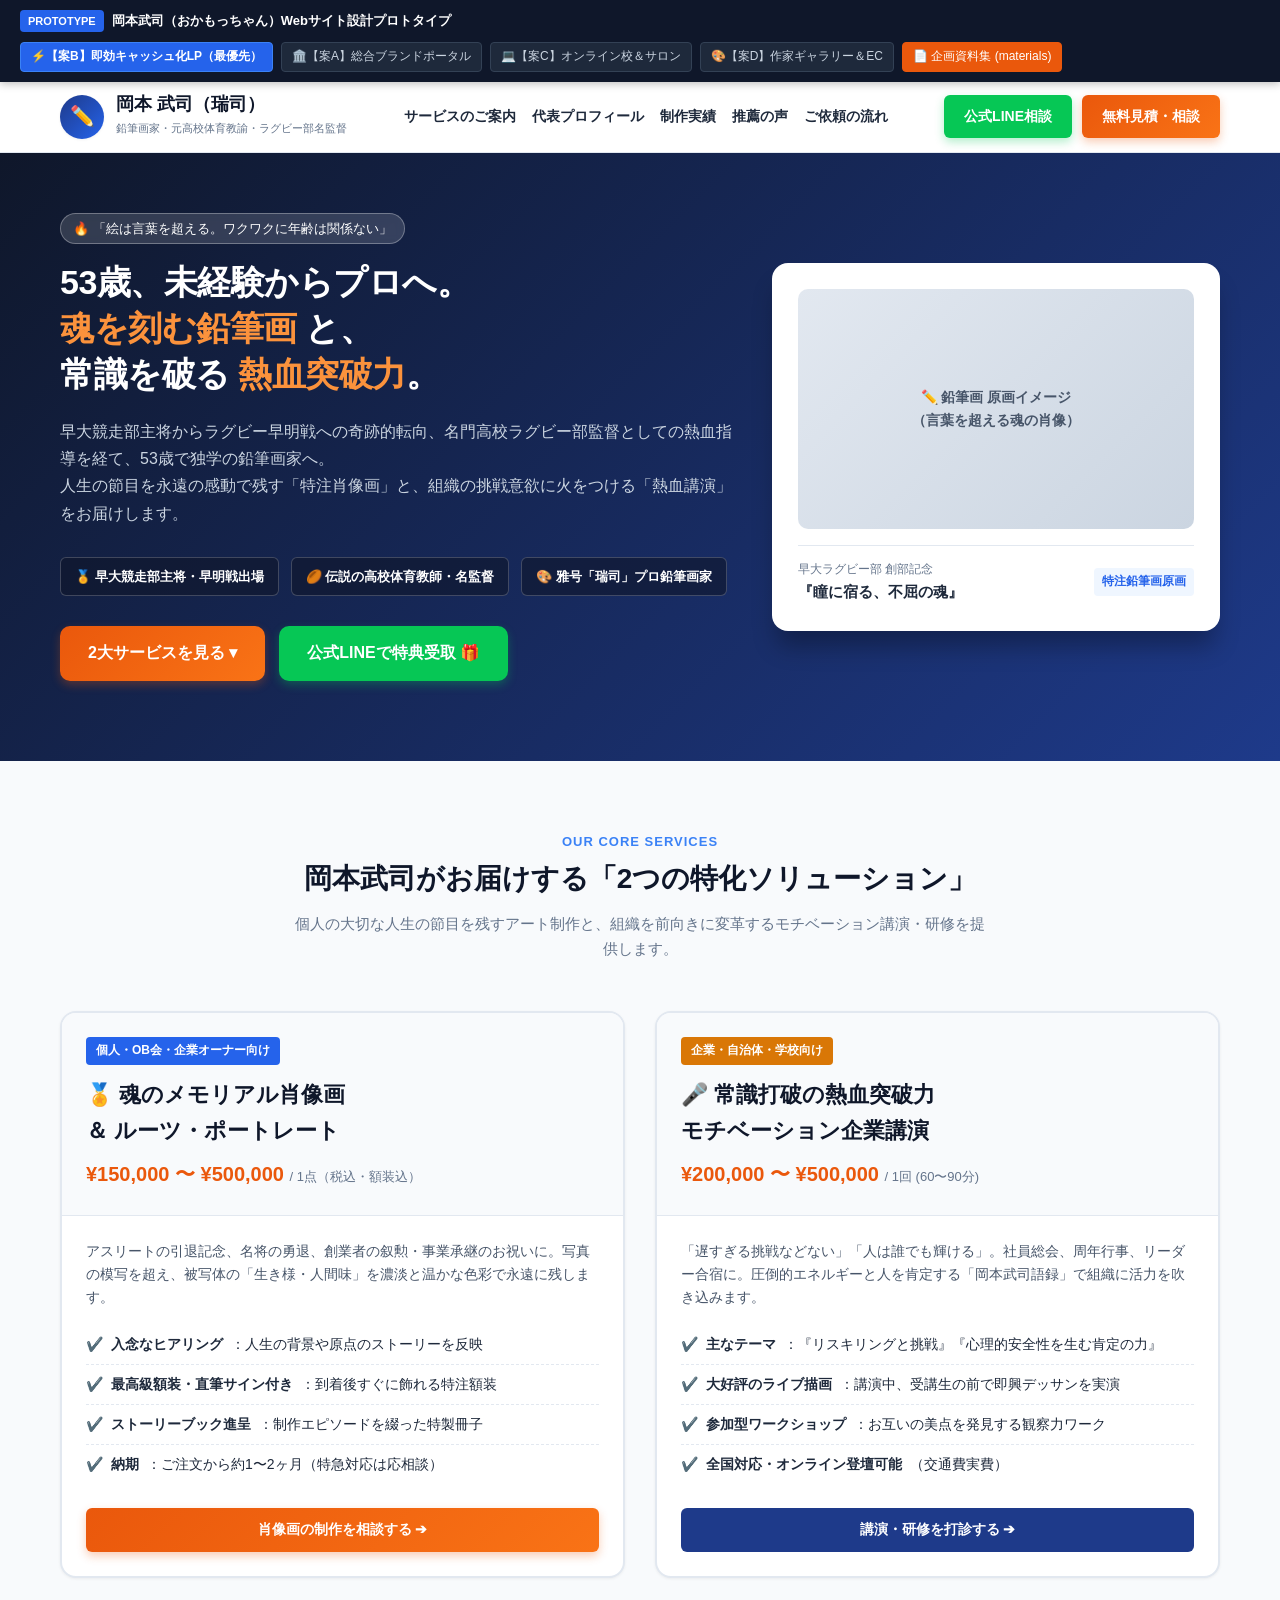
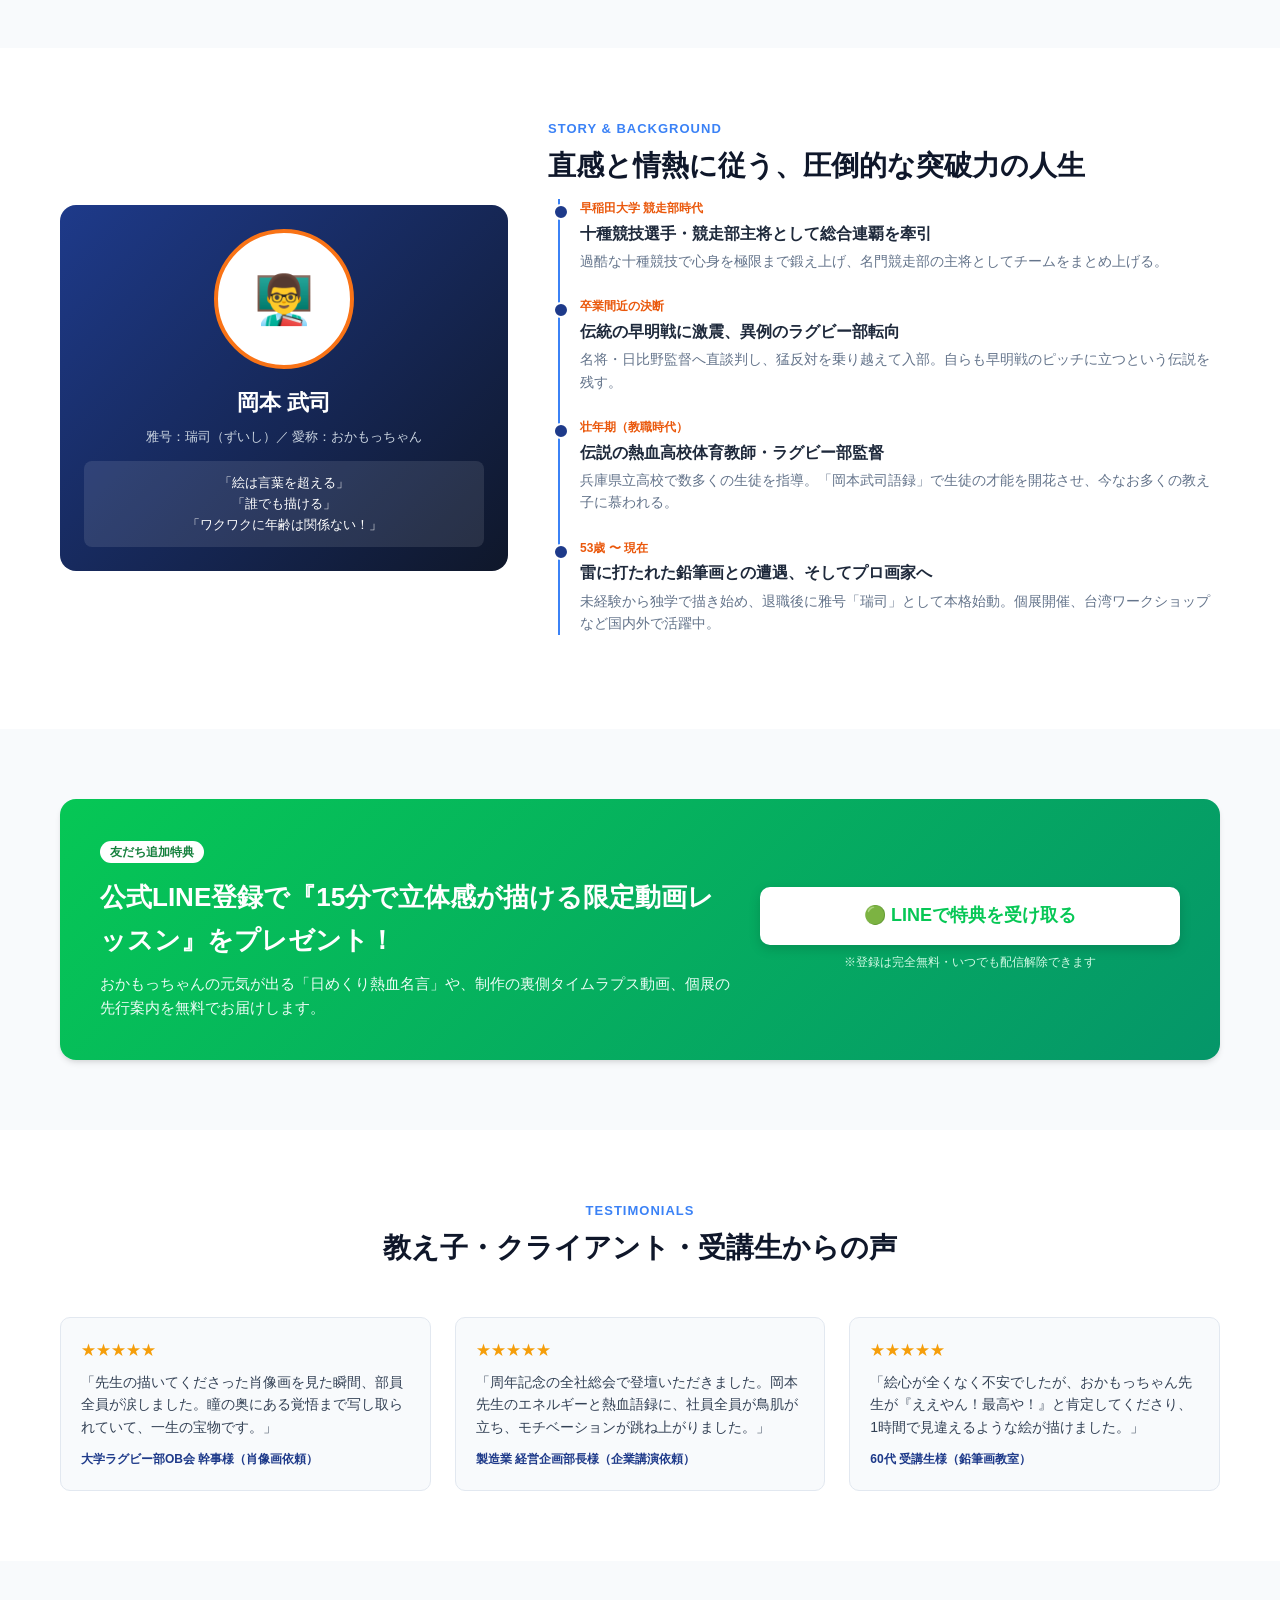
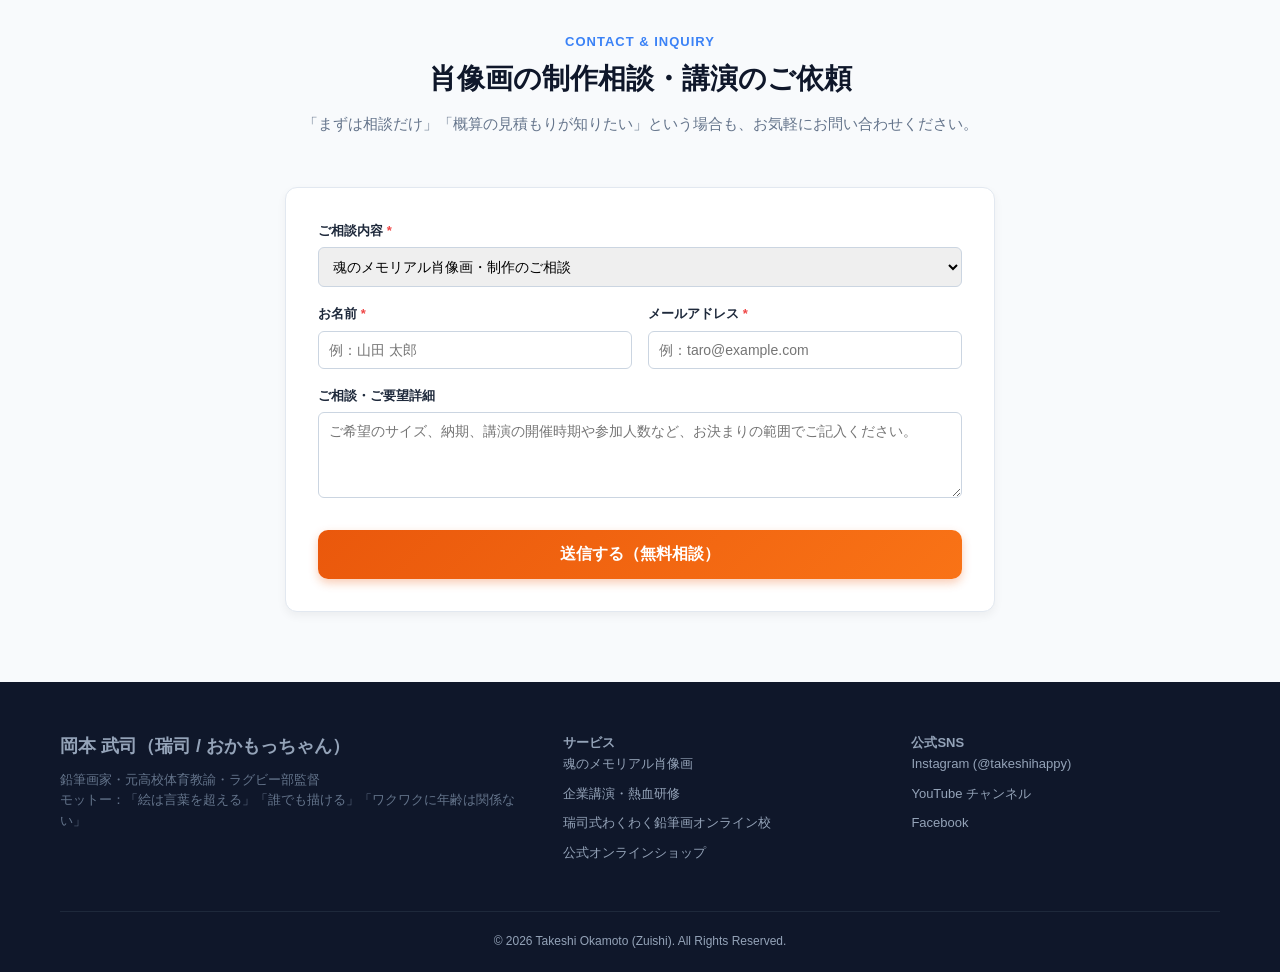
<file: index.html>
<!DOCTYPE html>
<html lang="ja">
<head>
    <meta charset="UTF-8">
    <meta name="viewport" content="width=device-width, initial-scale=1.0">
    <title>岡本武司（瑞司）公式LP｜魂のメモリアル鉛筆肖像画 ＆ 熱血企業講演</title>
    <link rel="stylesheet" href="style.css">
</head>
<body>

    <!-- プロトタイプ・スイッチャーバー -->
    <div class="switcher-bar">
        <div class="switcher-title">
            <span class="switcher-badge">PROTOTYPE</span>
            <span>岡本武司（おかもっちゃん）Webサイト設計プロトタイプ</span>
        </div>
        <div class="switcher-links">
            <a href="index.html" class="switcher-btn active">⚡【案B】即効キャッシュ化LP（最優先）</a>
            <a href="portal.html" class="switcher-btn">🏛️【案A】総合ブランドポータル</a>
            <a href="academy.html" class="switcher-btn">💻【案C】オンライン校＆サロン</a>
            <a href="shop.html" class="switcher-btn">🎨【案D】作家ギャラリー＆EC</a>
            <a href="materials/" class="switcher-btn" style="background:#ea580c;color:#fff;border-color:#ea580c;">📄 企画資料集 (materials)</a>
        </div>
    </div>

    <!-- サイトヘッダー -->
    <header class="site-header">
        <div class="container header-inner">
            <a href="index.html" class="site-logo">
                <div class="logo-badge">✏️</div>
                <div class="logo-text">
                    <h1>岡本 武司（瑞司）</h1>
                    <span>鉛筆画家・元高校体育教諭・ラグビー部名監督</span>
                </div>
            </a>
            <nav class="main-nav">
                <a href="#services" class="nav-link">サービスのご案内</a>
                <a href="#profile" class="nav-link">代表プロフィール</a>
                <a href="#works" class="nav-link">制作実績</a>
                <a href="#voice" class="nav-link">推薦の声</a>
                <a href="#flow" class="nav-link">ご依頼の流れ</a>
            </nav>
            <div class="header-cta">
                <a href="#contact" class="btn btn-line">公式LINE相談</a>
                <a href="#contact" class="btn btn-primary btn-consult-trigger">無料見積・相談</a>
            </div>
        </div>
    </header>

    <!-- ヒーローセクション -->
    <section class="hero">
        <div class="container hero-content">
            <div class="hero-text">
                <div class="hero-tag">🔥 「絵は言葉を超える。ワクワクに年齢は関係ない」</div>
                <h2 class="hero-title">
                    53歳、未経験からプロへ。<br>
                    <span>魂を刻む鉛筆画</span> と、<br>
                    常識を破る <span>熱血突破力</span>。
                </h2>
                <p class="hero-desc">
                    早大競走部主将からラグビー早明戦への奇跡的転向、名門高校ラグビー部監督としての熱血指導を経て、53歳で独学の鉛筆画家へ。<br>
                    人生の節目を永遠の感動で残す「特注肖像画」と、組織の挑戦意欲に火をつける「熱血講演」をお届けします。
                </p>
                <div class="hero-badges">
                    <div class="hero-badge-item">🏅 早大競走部主将・早明戦出場</div>
                    <div class="hero-badge-item">🏉 伝説の高校体育教師・名監督</div>
                    <div class="hero-badge-item">🎨 雅号「瑞司」プロ鉛筆画家</div>
                </div>
                <div style="display:flex; gap:14px; flex-wrap:wrap;">
                    <a href="#services" class="btn btn-primary btn-lg">2大サービスを見る ▾</a>
                    <a href="#line" class="btn btn-line btn-lg">公式LINEで特典受取 🎁</a>
                </div>
            </div>
            <div class="hero-visual">
                <div class="hero-card">
                    <div class="hero-art-placeholder"></div>
                    <div class="hero-card-meta">
                        <div>
                            <div style="font-size:12px; color:#64748b;">早大ラグビー部 創部記念</div>
                            <strong style="font-size:15px; color:#1e293b;">『瞳に宿る、不屈の魂』</strong>
                        </div>
                        <span style="background:#eff6ff; color:#2563eb; font-weight:bold; font-size:12px; padding:4px 8px; border-radius:4px;">特注鉛筆画原画</span>
                    </div>
                </div>
            </div>
        </div>
    </section>

    <!-- 2大サービスセクション -->
    <section class="section section-bg-alt" id="services">
        <div class="container">
            <div class="section-header">
                <div class="section-sub">OUR CORE SERVICES</div>
                <h3 class="section-title">岡本武司がお届けする「2つの特化ソリューション」</h3>
                <p class="section-desc">個人の大切な人生の節目を残すアート制作と、組織を前向きに変革するモチベーション講演・研修を提供します。</p>
            </div>

            <div class="services-grid">
                <!-- サービス1 -->
                <div class="service-card">
                    <div class="service-card-header">
                        <span class="service-badge" style="background:#2563eb;">個人・OB会・企業オーナー向け</span>
                        <h4 class="service-title">🏅 魂のメモリアル肖像画<br>＆ ルーツ・ポートレート</h4>
                        <div class="service-price">¥150,000 〜 ¥500,000 <span>/ 1点（税込・額装込）</span></div>
                    </div>
                    <div class="service-card-body">
                        <p style="font-size:14px; color:#475569; margin-bottom:16px;">
                            アスリートの引退記念、名将の勇退、創業者の叙勲・事業承継のお祝いに。写真の模写を超え、被写体の「生き様・人間味」を濃淡と温かな色彩で永遠に残します。
                        </p>
                        <ul class="service-features">
                            <li>✔️ <strong>入念なヒアリング</strong>：人生の背景や原点のストーリーを反映</li>
                            <li>✔️ <strong>最高級額装・直筆サイン付き</strong>：到着後すぐに飾れる特注額装</li>
                            <li>✔️ <strong>ストーリーブック進呈</strong>：制作エピソードを綴った特製冊子</li>
                            <li>✔️ <strong>納期</strong>：ご注文から約1〜2ヶ月（特急対応は応相談）</li>
                        </ul>
                        <a href="#contact" class="btn btn-primary btn-consult-trigger">肖像画の制作を相談する ➔</a>
                    </div>
                </div>

                <!-- サービス2 -->
                <div class="service-card">
                    <div class="service-card-header">
                        <span class="service-badge" style="background:#d97706;">企業・自治体・学校向け</span>
                        <h4 class="service-title">🎤 常識打破の熱血突破力<br>モチベーション企業講演</h4>
                        <div class="service-price">¥200,000 〜 ¥500,000 <span>/ 1回 (60〜90分)</span></div>
                    </div>
                    <div class="service-card-body">
                        <p style="font-size:14px; color:#475569; margin-bottom:16px;">
                            「遅すぎる挑戦などない」「人は誰でも輝ける」。社員総会、周年行事、リーダー合宿に。圧倒的エネルギーと人を肯定する「岡本武司語録」で組織に活力を吹き込みます。
                        </p>
                        <ul class="service-features">
                            <li>✔️ <strong>主なテーマ</strong>：『リスキリングと挑戦』『心理的安全性を生む肯定の力』</li>
                            <li>✔️ <strong>大好評のライブ描画</strong>：講演中、受講生の前で即興デッサンを実演</li>
                            <li>✔️ <strong>参加型ワークショップ</strong>：お互いの美点を発見する観察力ワーク</li>
                            <li>✔️ <strong>全国対応・オンライン登壇可能</strong>（交通費実費）</li>
                        </ul>
                        <a href="#contact" class="btn btn-secondary btn-consult-trigger">講演・研修を打診する ➔</a>
                    </div>
                </div>
            </div>
        </div>
    </section>

    <!-- プロフィールセクション -->
    <section class="section" id="profile">
        <div class="container profile-container">
            <div class="profile-img-box">
                <div class="profile-avatar">👨‍🏫</div>
                <h4 style="font-size:22px; font-weight:800; margin-bottom:4px;">岡本 武司</h4>
                <div style="font-size:13px; color:#cbd5e1; margin-bottom:14px;">雅号：瑞司（ずいし）／ 愛称：おかもっちゃん</div>
                <div style="font-size:13px; line-height:1.6; background:rgba(255,255,255,0.1); padding:12px; border-radius:8px;">
                    「絵は言葉を超える」<br>
                    「誰でも描ける」<br>
                    「ワクワクに年齢は関係ない！」
                </div>
            </div>
            <div>
                <div class="section-sub">STORY & BACKGROUND</div>
                <h3 class="section-title">直感と情熱に従う、圧倒的な突破力の人生</h3>
                <div class="profile-timeline">
                    <div class="timeline-item">
                        <div class="timeline-year">早稲田大学 競走部時代</div>
                        <div class="timeline-title">十種競技選手・競走部主将として総合連覇を牽引</div>
                        <div class="timeline-desc">過酷な十種競技で心身を極限まで鍛え上げ、名門競走部の主将としてチームをまとめ上げる。</div>
                    </div>
                    <div class="timeline-item">
                        <div class="timeline-year">卒業間近の決断</div>
                        <div class="timeline-title">伝統の早明戦に激震、異例のラグビー部転向</div>
                        <div class="timeline-desc">名将・日比野監督へ直談判し、猛反対を乗り越えて入部。自らも早明戦のピッチに立つという伝説を残す。</div>
                    </div>
                    <div class="timeline-item">
                        <div class="timeline-year">壮年期（教職時代）</div>
                        <div class="timeline-title">伝説の熱血高校体育教師・ラグビー部監督</div>
                        <div class="timeline-desc">兵庫県立高校で数多くの生徒を指導。「岡本武司語録」で生徒の才能を開花させ、今なお多くの教え子に慕われる。</div>
                    </div>
                    <div class="timeline-item">
                        <div class="timeline-year">53歳 〜 現在</div>
                        <div class="timeline-title">雷に打たれた鉛筆画との遭遇、そしてプロ画家へ</div>
                        <div class="timeline-desc">未経験から独学で描き始め、退職後に雅号「瑞司」として本格始動。個展開催、台湾ワークショップなど国内外で活躍中。</div>
                    </div>
                </div>
            </div>
        </div>
    </section>

    <!-- 公式LINEセクション -->
    <section class="section section-bg-alt" id="line">
        <div class="container">
            <div class="line-banner">
                <div>
                    <span style="background:#ffffff; color:#15803d; font-size:12px; font-weight:bold; padding:4px 10px; border-radius:20px;">友だち追加特典</span>
                    <h3 style="margin-top:12px;">公式LINE登録で『15分で立体感が描ける限定動画レッスン』をプレゼント！</h3>
                    <p>おかもっちゃんの元気が出る「日めくり熱血名言」や、制作の裏側タイムラプス動画、個展の先行案内を無料でお届けします。</p>
                </div>
                <div style="text-align:center;">
                    <a href="#contact" class="btn btn-primary btn-lg btn-consult-trigger" style="background:#ffffff; color:#06c755; font-size:18px; width:100%; box-shadow:0 4px 12px rgba(0,0,0,0.15);">
                        🟢 LINEで特典を受け取る
                    </a>
                    <span style="font-size:12px; color:#d1fae5; display:block; margin-top:8px;">※登録は完全無料・いつでも配信解除できます</span>
                </div>
            </div>
        </div>
    </section>

    <!-- 推薦の声 -->
    <section class="section" id="voice">
        <div class="container">
            <div class="section-header">
                <div class="section-sub">TESTIMONIALS</div>
                <h3 class="section-title">教え子・クライアント・受講生からの声</h3>
            </div>
            <div style="display:grid; grid-template-columns:1fr 1fr 1fr; gap:24px;">
                <div style="background:#f8fafc; border:1px solid #e2e8f0; border-radius:10px; padding:20px;">
                    <div style="color:#f59e0b; margin-bottom:8px;">★★★★★</div>
                    <p style="font-size:14px; color:#334155; line-height:1.6; margin-bottom:12px;">「先生の描いてくださった肖像画を見た瞬間、部員全員が涙しました。瞳の奥にある覚悟まで写し取られていて、一生の宝物です。」</p>
                    <div style="font-size:12px; font-weight:bold; color:#1e3a8a;">大学ラグビー部OB会 幹事様（肖像画依頼）</div>
                </div>
                <div style="background:#f8fafc; border:1px solid #e2e8f0; border-radius:10px; padding:20px;">
                    <div style="color:#f59e0b; margin-bottom:8px;">★★★★★</div>
                    <p style="font-size:14px; color:#334155; line-height:1.6; margin-bottom:12px;">「周年記念の全社総会で登壇いただきました。岡本先生のエネルギーと熱血語録に、社員全員が鳥肌が立ち、モチベーションが跳ね上がりました。」</p>
                    <div style="font-size:12px; font-weight:bold; color:#1e3a8a;">製造業 経営企画部長様（企業講演依頼）</div>
                </div>
                <div style="background:#f8fafc; border:1px solid #e2e8f0; border-radius:10px; padding:20px;">
                    <div style="color:#f59e0b; margin-bottom:8px;">★★★★★</div>
                    <p style="font-size:14px; color:#334155; line-height:1.6; margin-bottom:12px;">「絵心が全くなく不安でしたが、おかもっちゃん先生が『ええやん！最高や！』と肯定してくださり、1時間で見違えるような絵が描けました。」</p>
                    <div style="font-size:12px; font-weight:bold; color:#1e3a8a;">60代 受講生様（鉛筆画教室）</div>
                </div>
            </div>
        </div>
    </section>

    <!-- お問い合わせ・相談セクション -->
    <section class="section section-bg-alt" id="contact">
        <div class="container" style="max-width:750px;">
            <div class="section-header">
                <div class="section-sub">CONTACT & INQUIRY</div>
                <h3 class="section-title">肖像画の制作相談・講演のご依頼</h3>
                <p class="section-desc">「まずは相談だけ」「概算の見積もりが知りたい」という場合も、お気軽にお問い合わせください。</p>
            </div>
            <div style="background:#ffffff; border:1px solid #e2e8f0; border-radius:12px; padding:32px; box-shadow:0 4px 10px rgba(0,0,0,0.05);">
                <form style="display:flex; flex-direction:column; gap:16px;">
                    <div>
                        <label style="display:block; font-size:13px; font-weight:bold; margin-bottom:6px;">ご相談内容 <span style="color:#ef4444;">*</span></label>
                        <select style="width:100%; padding:10px; border:1px solid #cbd5e1; border-radius:6px; font-size:14px;">
                            <option>魂のメモリアル肖像画・制作のご相談</option>
                            <option>企業講演・チームビルディング研修のご依頼</option>
                            <option>鉛筆画教室・ワークショップについて</option>
                            <option>その他・メディア取材等のお問い合わせ</option>
                        </select>
                    </div>
                    <div style="display:grid; grid-template-columns:1fr 1fr; gap:16px;">
                        <div>
                            <label style="display:block; font-size:13px; font-weight:bold; margin-bottom:6px;">お名前 <span style="color:#ef4444;">*</span></label>
                            <input type="text" placeholder="例：山田 太郎" style="width:100%; padding:10px; border:1px solid #cbd5e1; border-radius:6px; font-size:14px;">
                        </div>
                        <div>
                            <label style="display:block; font-size:13px; font-weight:bold; margin-bottom:6px;">メールアドレス <span style="color:#ef4444;">*</span></label>
                            <input type="email" placeholder="例：taro@example.com" style="width:100%; padding:10px; border:1px solid #cbd5e1; border-radius:6px; font-size:14px;">
                        </div>
                    </div>
                    <div>
                        <label style="display:block; font-size:13px; font-weight:bold; margin-bottom:6px;">ご相談・ご要望詳細</label>
                        <textarea rows="4" placeholder="ご希望のサイズ、納期、講演の開催時期や参加人数など、お決まりの範囲でご記入ください。" style="width:100%; padding:10px; border:1px solid #cbd5e1; border-radius:6px; font-size:14px;"></textarea>
                    </div>
                    <button type="button" class="btn btn-primary btn-lg btn-consult-trigger" style="width:100%; margin-top:8px;">送信する（無料相談）</button>
                </form>
            </div>
        </div>
    </section>

    <!-- フッター -->
    <footer class="site-footer">
        <div class="container">
            <div class="footer-inner">
                <div>
                    <h4 style="font-size:18px;">岡本 武司（瑞司 / おかもっちゃん）</h4>
                    <p style="color:#64748b; line-height:1.6; margin-top:8px;">
                        鉛筆画家・元高校体育教諭・ラグビー部監督<br>
                        モットー：「絵は言葉を超える」「誰でも描ける」「ワクワクに年齢は関係ない」
                    </p>
                </div>
                <div>
                    <h4>サービス</h4>
                    <ul class="footer-links">
                        <li><a href="#services">魂のメモリアル肖像画</a></li>
                        <li><a href="#services">企業講演・熱血研修</a></li>
                        <li><a href="academy.html">瑞司式わくわく鉛筆画オンライン校</a></li>
                        <li><a href="shop.html">公式オンラインショップ</a></li>
                    </ul>
                </div>
                <div>
                    <h4>公式SNS</h4>
                    <ul class="footer-links">
                        <li><a href="https://www.instagram.com/takeshihappy/" target="_blank">Instagram (@takeshihappy)</a></li>
                        <li><a href="https://www.youtube.com/channel/UCwQTKfAmNzZmGcaDZLExhNQ" target="_blank">YouTube チャンネル</a></li>
                        <li><a href="https://www.facebook.com/takeshi.okamoto.5680" target="_blank">Facebook</a></li>
                    </ul>
                </div>
            </div>
            <div class="footer-bottom">
                &copy; 2026 Takeshi Okamoto (Zuishi). All Rights Reserved.
            </div>
        </div>
    </footer>

    <script src="script.js"></script>
</body>
</html>
</file>
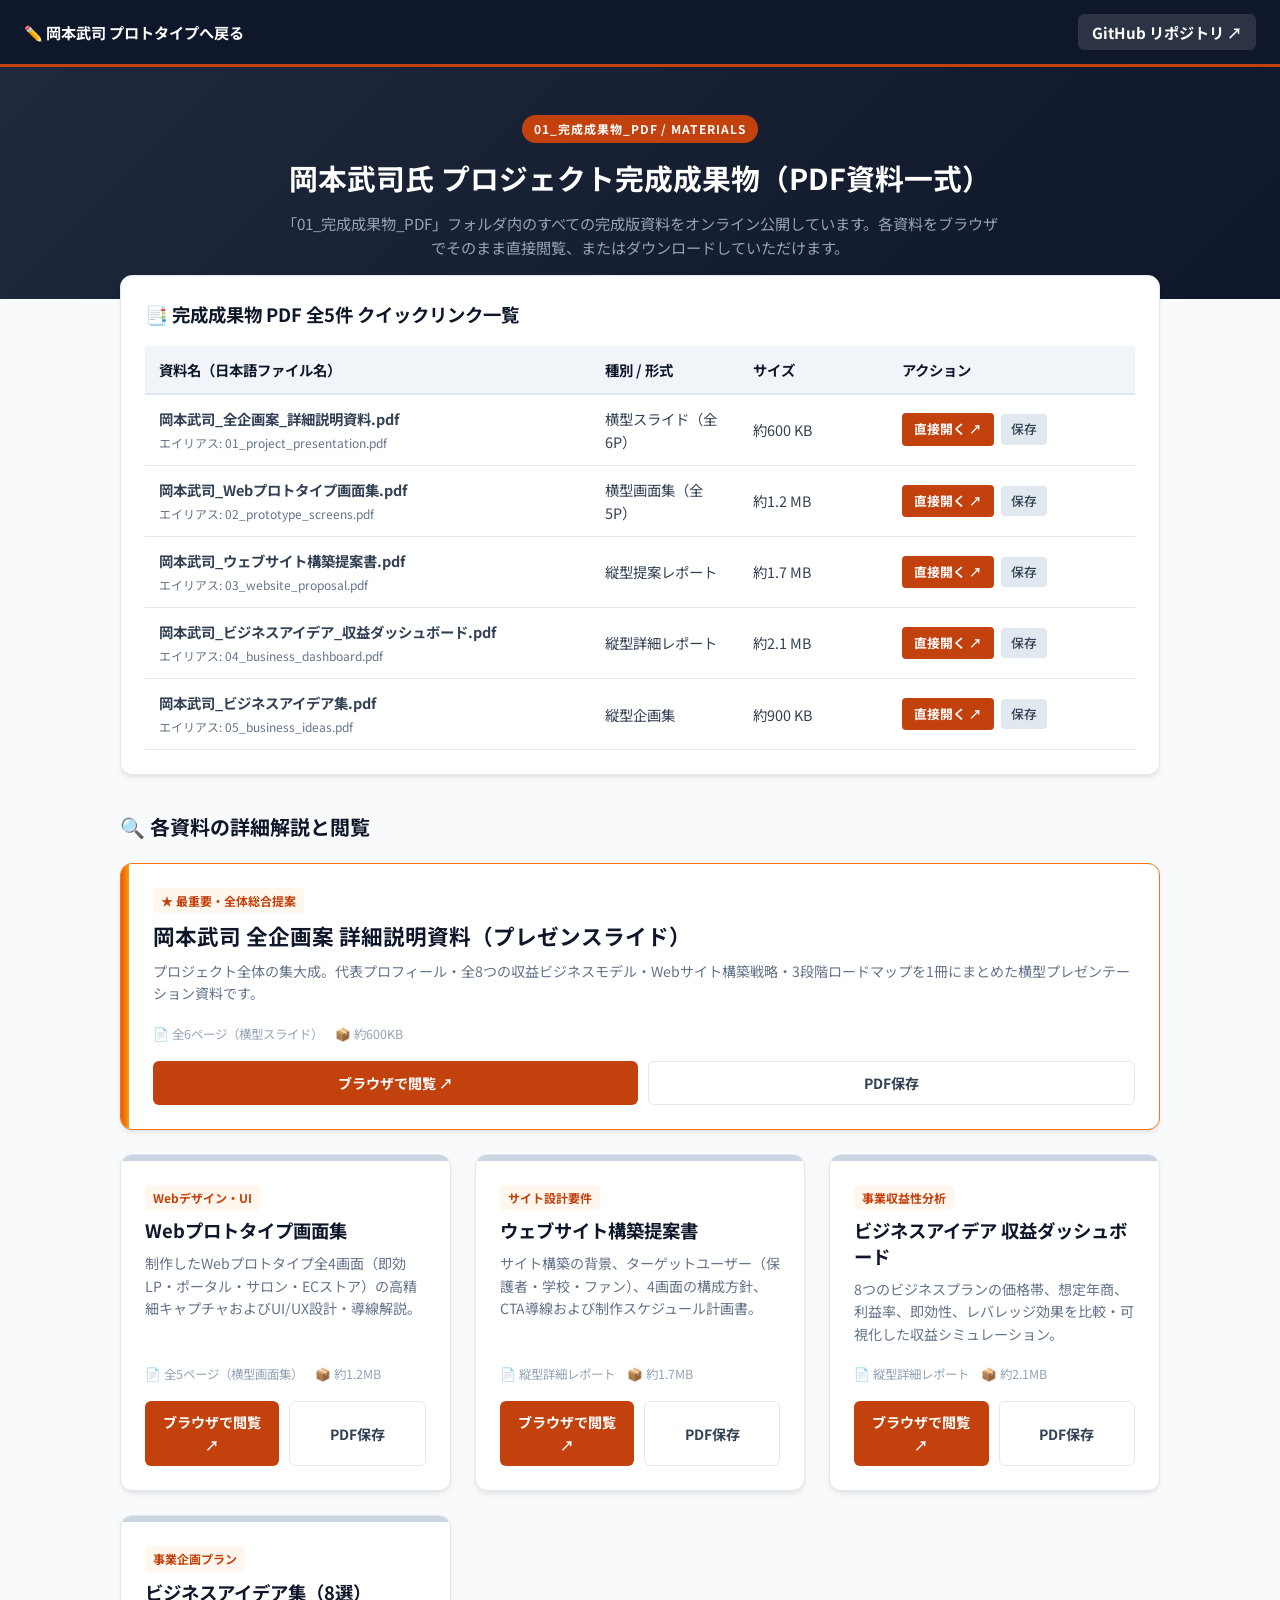
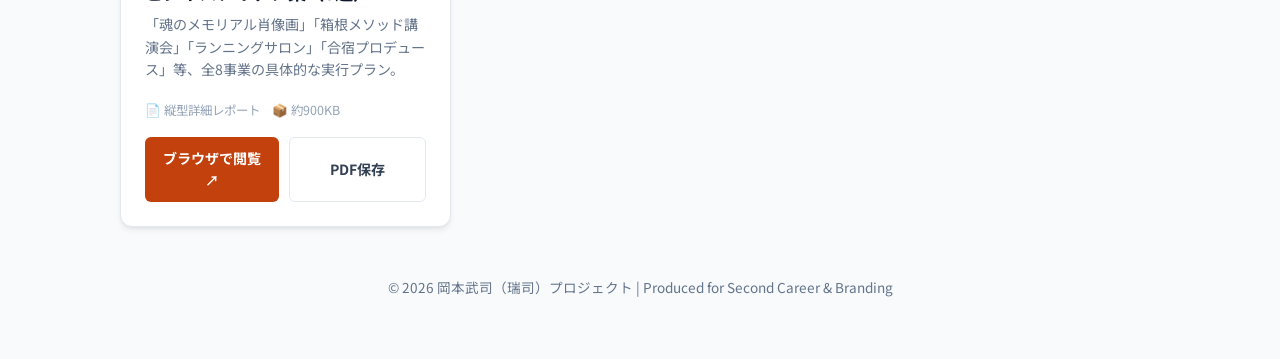
<file: materials/index.html>
<!DOCTYPE html>
<html lang="ja">
<head>
    <meta charset="UTF-8">
    <meta name="viewport" content="width=device-width, initial-scale=1.0">
    <title>岡本武司 プロジェクト公開資料一覧（01_完成成果物_PDF / Materials）</title>
    <link rel="preconnect" href="https://fonts.googleapis.com">
    <link rel="preconnect" href="https://fonts.gstatic.com" crossorigin>
    <link href="https://fonts.googleapis.com/css2?family=Noto+Sans+JP:wght@400;500;700&family=Outfit:wght@500;700&display=swap" rel="stylesheet">
    <style>
        :root {
            --primary: #c2410c;
            --primary-dark: #9a3412;
            --navy: #0f172a;
            --slate: #334155;
            --muted: #64748b;
            --light-bg: #f8fafc;
            --border: #e2e8f0;
            --card-shadow: 0 4px 6px -1px rgba(0,0,0,0.07), 0 2px 4px -2px rgba(0,0,0,0.07);
            --card-shadow-hover: 0 12px 20px -3px rgba(0,0,0,0.12), 0 4px 6px -4px rgba(0,0,0,0.08);
        }
        * { box-sizing: border-box; margin: 0; padding: 0; }
        body {
            font-family: 'Noto Sans JP', sans-serif;
            background: var(--light-bg);
            color: var(--slate);
            line-height: 1.6;
            padding-bottom: 60px;
        }

        /* ヘッダー */
        .top-nav {
            background: var(--navy);
            color: #fff;
            padding: 14px 24px;
            display: flex;
            justify-content: space-between;
            align-items: center;
            border-bottom: 3px solid var(--primary);
        }
        .top-nav a {
            color: #fff;
            text-decoration: none;
            display: flex;
            align-items: center;
            gap: 8px;
            font-weight: 700;
            font-size: 0.95rem;
        }
        .back-link {
            background: rgba(255,255,255,0.12);
            padding: 6px 14px;
            border-radius: 6px;
            font-size: 0.85rem;
            transition: all 0.2s;
        }
        .back-link:hover {
            background: var(--primary);
        }

        /* ヒーロー */
        .hero {
            background: linear-gradient(135deg, #1e293b 0%, #0f172a 100%);
            color: #fff;
            padding: 48px 24px 40px;
            text-align: center;
        }
        .hero-badge {
            display: inline-block;
            background: var(--primary);
            color: #fff;
            font-size: 0.75rem;
            font-weight: 700;
            letter-spacing: 0.08em;
            padding: 4px 12px;
            border-radius: 999px;
            margin-bottom: 12px;
            text-transform: uppercase;
        }
        .hero h1 {
            font-size: 1.8rem;
            margin-bottom: 10px;
            font-weight: 700;
        }
        .hero p {
            color: #94a3b8;
            max-width: 720px;
            margin: 0 auto;
            font-size: 0.95rem;
        }

        /* コンテナ */
        .container {
            max-width: 1080px;
            margin: 0 auto;
            padding: 0 20px;
        }

        /* クイックテーブル */
        .table-section {
            background: #fff;
            border-radius: 12px;
            border: 1px solid var(--border);
            padding: 24px;
            margin-top: -24px;
            margin-bottom: 36px;
            box-shadow: var(--card-shadow);
        }
        .table-title {
            font-size: 1.15rem;
            font-weight: 700;
            color: var(--navy);
            margin-bottom: 16px;
            display: flex;
            align-items: center;
            gap: 8px;
        }
        .table-wrapper {
            overflow-x: auto;
        }
        table {
            width: 100%;
            border-collapse: collapse;
            font-size: 0.9rem;
            text-align: left;
        }
        th {
            background: #f1f5f9;
            color: var(--navy);
            padding: 12px 14px;
            font-weight: 700;
            border-bottom: 2px solid var(--border);
        }
        td {
            padding: 12px 14px;
            border-bottom: 1px solid var(--border);
            vertical-align: middle;
        }
        tr:hover td {
            background: #f8fafc;
        }
        .btn-table {
            display: inline-block;
            padding: 6px 12px;
            border-radius: 4px;
            font-size: 0.8rem;
            font-weight: 700;
            text-decoration: none;
            color: #fff;
            background: var(--primary);
            transition: all 0.2s;
            margin-right: 4px;
        }
        .btn-table:hover {
            background: var(--primary-dark);
        }
        .btn-table-sub {
            display: inline-block;
            padding: 5px 10px;
            border-radius: 4px;
            font-size: 0.8rem;
            font-weight: 500;
            text-decoration: none;
            color: var(--slate);
            background: #e2e8f0;
            transition: all 0.2s;
        }
        .btn-table-sub:hover {
            background: #cbd5e1;
        }

        /* 資料カードグリッド */
        .section-header {
            font-size: 1.25rem;
            font-weight: 700;
            color: var(--navy);
            margin-bottom: 20px;
            display: flex;
            align-items: center;
            gap: 8px;
        }
        .materials-grid {
            display: grid;
            grid-template-columns: repeat(auto-fill, minmax(320px, 1fr));
            gap: 24px;
        }

        .material-card {
            background: #fff;
            border-radius: 12px;
            border: 1px solid var(--border);
            box-shadow: var(--card-shadow);
            overflow: hidden;
            display: flex;
            flex-direction: column;
            transition: transform 0.2s, box-shadow 0.2s;
        }
        .material-card:hover {
            transform: translateY(-4px);
            box-shadow: var(--card-shadow-hover);
        }
        .material-card.featured {
            border-color: #f97316;
            grid-column: 1 / -1;
            display: flex;
            flex-direction: row;
        }
        @media (max-width: 768px) {
            .material-card.featured { flex-direction: column; }
        }

        .card-header-bar {
            height: 6px;
            background: #cbd5e1;
        }
        .featured .card-header-bar {
            background: linear-gradient(90deg, #ea580c, #f59e0b);
            height: 100%;
            width: 8px;
        }
        @media (max-width: 768px) {
            .featured .card-header-bar {
                width: 100%;
                height: 6px;
            }
        }

        .card-body {
            padding: 24px;
            flex: 1;
            display: flex;
            flex-direction: column;
        }
        .doc-tag {
            font-size: 0.75rem;
            font-weight: 700;
            color: var(--primary);
            background: #fff7ed;
            padding: 3px 8px;
            border-radius: 4px;
            display: inline-block;
            margin-bottom: 8px;
            width: fit-content;
        }
        .material-title {
            font-size: 1.15rem;
            color: var(--navy);
            margin-bottom: 8px;
            font-weight: 700;
            line-height: 1.4;
        }
        .featured .material-title {
            font-size: 1.35rem;
        }
        .material-desc {
            font-size: 0.88rem;
            color: var(--muted);
            margin-bottom: 20px;
            flex: 1;
        }
        .material-meta {
            font-size: 0.78rem;
            color: #94a3b8;
            margin-bottom: 16px;
            display: flex;
            gap: 12px;
        }

        /* ボタン群 */
        .card-actions {
            display: flex;
            gap: 10px;
        }
        .btn {
            flex: 1;
            display: inline-flex;
            justify-content: center;
            align-items: center;
            gap: 6px;
            padding: 10px 14px;
            border-radius: 6px;
            text-decoration: none;
            font-size: 0.88rem;
            font-weight: 700;
            transition: all 0.2s;
            text-align: center;
        }
        .btn-primary {
            background: var(--primary);
            color: #fff;
        }
        .btn-primary:hover {
            background: var(--primary-dark);
        }
        .btn-outline {
            background: #fff;
            color: var(--slate);
            border: 1px solid var(--border);
        }
        .btn-outline:hover {
            background: #f1f5f9;
            color: var(--navy);
        }

        /* フッター */
        .page-footer {
            text-align: center;
            margin-top: 50px;
            font-size: 0.85rem;
            color: var(--muted);
        }
    </style>
</head>
<body>

    <nav class="top-nav">
        <a href="../">
            <span>✏️ 岡本武司 プロトタイプへ戻る</span>
        </a>
        <a href="https://github.com/shintaroim/okamoto" target="_blank" class="back-link">
            GitHub リポジトリ ↗
        </a>
    </nav>

    <header class="hero">
        <div class="hero-badge">01_完成成果物_PDF / Materials</div>
        <h1>岡本武司氏 プロジェクト完成成果物（PDF資料一式）</h1>
        <p>「01_完成成果物_PDF」フォルダ内のすべての完成版資料をオンライン公開しています。各資料をブラウザでそのまま直接閲覧、またはダウンロードしていただけます。</p>
    </header>

    <main class="container">

        <!-- クイックアクセス一覧表 -->
        <section class="table-section">
            <h2 class="table-title">📑 完成成果物 PDF 全5件 クイックリンク一覧</h2>
            <div class="table-wrapper">
                <table>
                    <thead>
                        <tr>
                            <th style="width: 45%;">資料名（日本語ファイル名）</th>
                            <th style="width: 15%;">種別 / 形式</th>
                            <th style="width: 15%;">サイズ</th>
                            <th style="width: 25%;">アクション</th>
                        </tr>
                    </thead>
                    <tbody>
                        <tr>
                            <td><strong>岡本武司_全企画案_詳細説明資料.pdf</strong><br><small style="color:var(--muted);">エイリアス: 01_project_presentation.pdf</small></td>
                            <td>横型スライド（全6P）</td>
                            <td>約600 KB</td>
                            <td>
                                <a href="岡本武司_全企画案_詳細説明資料.pdf" target="_blank" class="btn-table">直接開く ↗</a>
                                <a href="01_project_presentation.pdf" download="岡本武司_全企画案_詳細説明資料.pdf" class="btn-table-sub">保存</a>
                            </td>
                        </tr>
                        <tr>
                            <td><strong>岡本武司_Webプロトタイプ画面集.pdf</strong><br><small style="color:var(--muted);">エイリアス: 02_prototype_screens.pdf</small></td>
                            <td>横型画面集（全5P）</td>
                            <td>約1.2 MB</td>
                            <td>
                                <a href="岡本武司_Webプロトタイプ画面集.pdf" target="_blank" class="btn-table">直接開く ↗</a>
                                <a href="02_prototype_screens.pdf" download="岡本武司_Webプロトタイプ画面集.pdf" class="btn-table-sub">保存</a>
                            </td>
                        </tr>
                        <tr>
                            <td><strong>岡本武司_ウェブサイト構築提案書.pdf</strong><br><small style="color:var(--muted);">エイリアス: 03_website_proposal.pdf</small></td>
                            <td>縦型提案レポート</td>
                            <td>約1.7 MB</td>
                            <td>
                                <a href="岡本武司_ウェブサイト構築提案書.pdf" target="_blank" class="btn-table">直接開く ↗</a>
                                <a href="03_website_proposal.pdf" download="岡本武司_ウェブサイト構築提案書.pdf" class="btn-table-sub">保存</a>
                            </td>
                        </tr>
                        <tr>
                            <td><strong>岡本武司_ビジネスアイデア_収益ダッシュボード.pdf</strong><br><small style="color:var(--muted);">エイリアス: 04_business_dashboard.pdf</small></td>
                            <td>縦型詳細レポート</td>
                            <td>約2.1 MB</td>
                            <td>
                                <a href="岡本武司_ビジネスアイデア_収益ダッシュボード.pdf" target="_blank" class="btn-table">直接開く ↗</a>
                                <a href="04_business_dashboard.pdf" download="岡本武司_ビジネスアイデア_収益ダッシュボード.pdf" class="btn-table-sub">保存</a>
                            </td>
                        </tr>
                        <tr>
                            <td><strong>岡本武司_ビジネスアイデア集.pdf</strong><br><small style="color:var(--muted);">エイリアス: 05_business_ideas.pdf</small></td>
                            <td>縦型企画集</td>
                            <td>約900 KB</td>
                            <td>
                                <a href="岡本武司_ビジネスアイデア集.pdf" target="_blank" class="btn-table">直接開く ↗</a>
                                <a href="05_business_ideas.pdf" download="岡本武司_ビジネスアイデア集.pdf" class="btn-table-sub">保存</a>
                            </td>
                        </tr>
                    </tbody>
                </table>
            </div>
        </section>

        <!-- 各資料の詳細カード -->
        <h2 class="section-header">🔍 各資料の詳細解説と閲覧</h2>
        <div class="materials-grid">

            <!-- 1. 全企画案 総合説明資料 (Featured) -->
            <div class="material-card featured">
                <div class="card-header-bar"></div>
                <div class="card-body">
                    <span class="doc-tag">★ 最重要・全体総合提案</span>
                    <h2 class="material-title">岡本武司 全企画案 詳細説明資料（プレゼンスライド）</h2>
                    <p class="material-desc">
                        プロジェクト全体の集大成。代表プロフィール・全8つの収益ビジネスモデル・Webサイト構築戦略・3段階ロードマップを1冊にまとめた横型プレゼンテーション資料です。
                    </p>
                    <div class="material-meta">
                        <span>📄 全6ページ（横型スライド）</span>
                        <span>📦 約600KB</span>
                    </div>
                    <div class="card-actions">
                        <a href="岡本武司_全企画案_詳細説明資料.pdf" target="_blank" class="btn btn-primary">ブラウザで閲覧 ↗</a>
                        <a href="01_project_presentation.pdf" download="岡本武司_全企画案_詳細説明資料.pdf" class="btn btn-outline">PDF保存</a>
                    </div>
                </div>
            </div>

            <!-- 2. Webプロトタイプ画面集 -->
            <div class="material-card">
                <div class="card-header-bar"></div>
                <div class="card-body">
                    <span class="doc-tag">Webデザイン・UI</span>
                    <h2 class="material-title">Webプロトタイプ画面集</h2>
                    <p class="material-desc">
                        制作したWebプロトタイプ全4画面（即効LP・ポータル・サロン・ECストア）の高精細キャプチャおよびUI/UX設計・導線解説。
                    </p>
                    <div class="material-meta">
                        <span>📄 全5ページ（横型画面集）</span>
                        <span>📦 約1.2MB</span>
                    </div>
                    <div class="card-actions">
                        <a href="岡本武司_Webプロトタイプ画面集.pdf" target="_blank" class="btn btn-primary">ブラウザで閲覧 ↗</a>
                        <a href="02_prototype_screens.pdf" download="岡本武司_Webプロトタイプ画面集.pdf" class="btn btn-outline">PDF保存</a>
                    </div>
                </div>
            </div>

            <!-- 3. Webサイト構築提案書 -->
            <div class="material-card">
                <div class="card-header-bar"></div>
                <div class="card-body">
                    <span class="doc-tag">サイト設計要件</span>
                    <h2 class="material-title">ウェブサイト構築提案書</h2>
                    <p class="material-desc">
                        サイト構築の背景、ターゲットユーザー（保護者・学校・ファン）、4画面の構成方針、CTA導線および制作スケジュール計画書。
                    </p>
                    <div class="material-meta">
                        <span>📄 縦型詳細レポート</span>
                        <span>📦 約1.7MB</span>
                    </div>
                    <div class="card-actions">
                        <a href="岡本武司_ウェブサイト構築提案書.pdf" target="_blank" class="btn btn-primary">ブラウザで閲覧 ↗</a>
                        <a href="03_website_proposal.pdf" download="岡本武司_ウェブサイト構築提案書.pdf" class="btn btn-outline">PDF保存</a>
                    </div>
                </div>
            </div>

            <!-- 4. 収益ダッシュボード -->
            <div class="material-card">
                <div class="card-header-bar"></div>
                <div class="card-body">
                    <span class="doc-tag">事業収益性分析</span>
                    <h2 class="material-title">ビジネスアイデア 収益ダッシュボード</h2>
                    <p class="material-desc">
                        8つのビジネスプランの価格帯、想定年商、利益率、即効性、レバレッジ効果を比較・可視化した収益シミュレーション。
                    </p>
                    <div class="material-meta">
                        <span>📄 縦型詳細レポート</span>
                        <span>📦 約2.1MB</span>
                    </div>
                    <div class="card-actions">
                        <a href="岡本武司_ビジネスアイデア_収益ダッシュボード.pdf" target="_blank" class="btn btn-primary">ブラウザで閲覧 ↗</a>
                        <a href="04_business_dashboard.pdf" download="岡本武司_ビジネスアイデア_収益ダッシュボード.pdf" class="btn btn-outline">PDF保存</a>
                    </div>
                </div>
            </div>

            <!-- 5. ビジネスアイデア集 -->
            <div class="material-card">
                <div class="card-header-bar"></div>
                <div class="card-body">
                    <span class="doc-tag">事業企画プラン</span>
                    <h2 class="material-title">ビジネスアイデア集（8選）</h2>
                    <p class="material-desc">
                        「魂のメモリアル肖像画」「箱根メソッド講演会」「ランニングサロン」「合宿プロデュース」等、全8事業の具体的な実行プラン。
                    </p>
                    <div class="material-meta">
                        <span>📄 縦型詳細レポート</span>
                        <span>📦 約900KB</span>
                    </div>
                    <div class="card-actions">
                        <a href="岡本武司_ビジネスアイデア集.pdf" target="_blank" class="btn btn-primary">ブラウザで閲覧 ↗</a>
                        <a href="05_business_ideas.pdf" download="岡本武司_ビジネスアイデア集.pdf" class="btn btn-outline">PDF保存</a>
                    </div>
                </div>
            </div>

        </div>

        <footer class="page-footer">
            <p>© 2026 岡本武司（瑞司）プロジェクト | Produced for Second Career & Branding</p>
        </footer>
    </main>

</body>
</html>
</file>
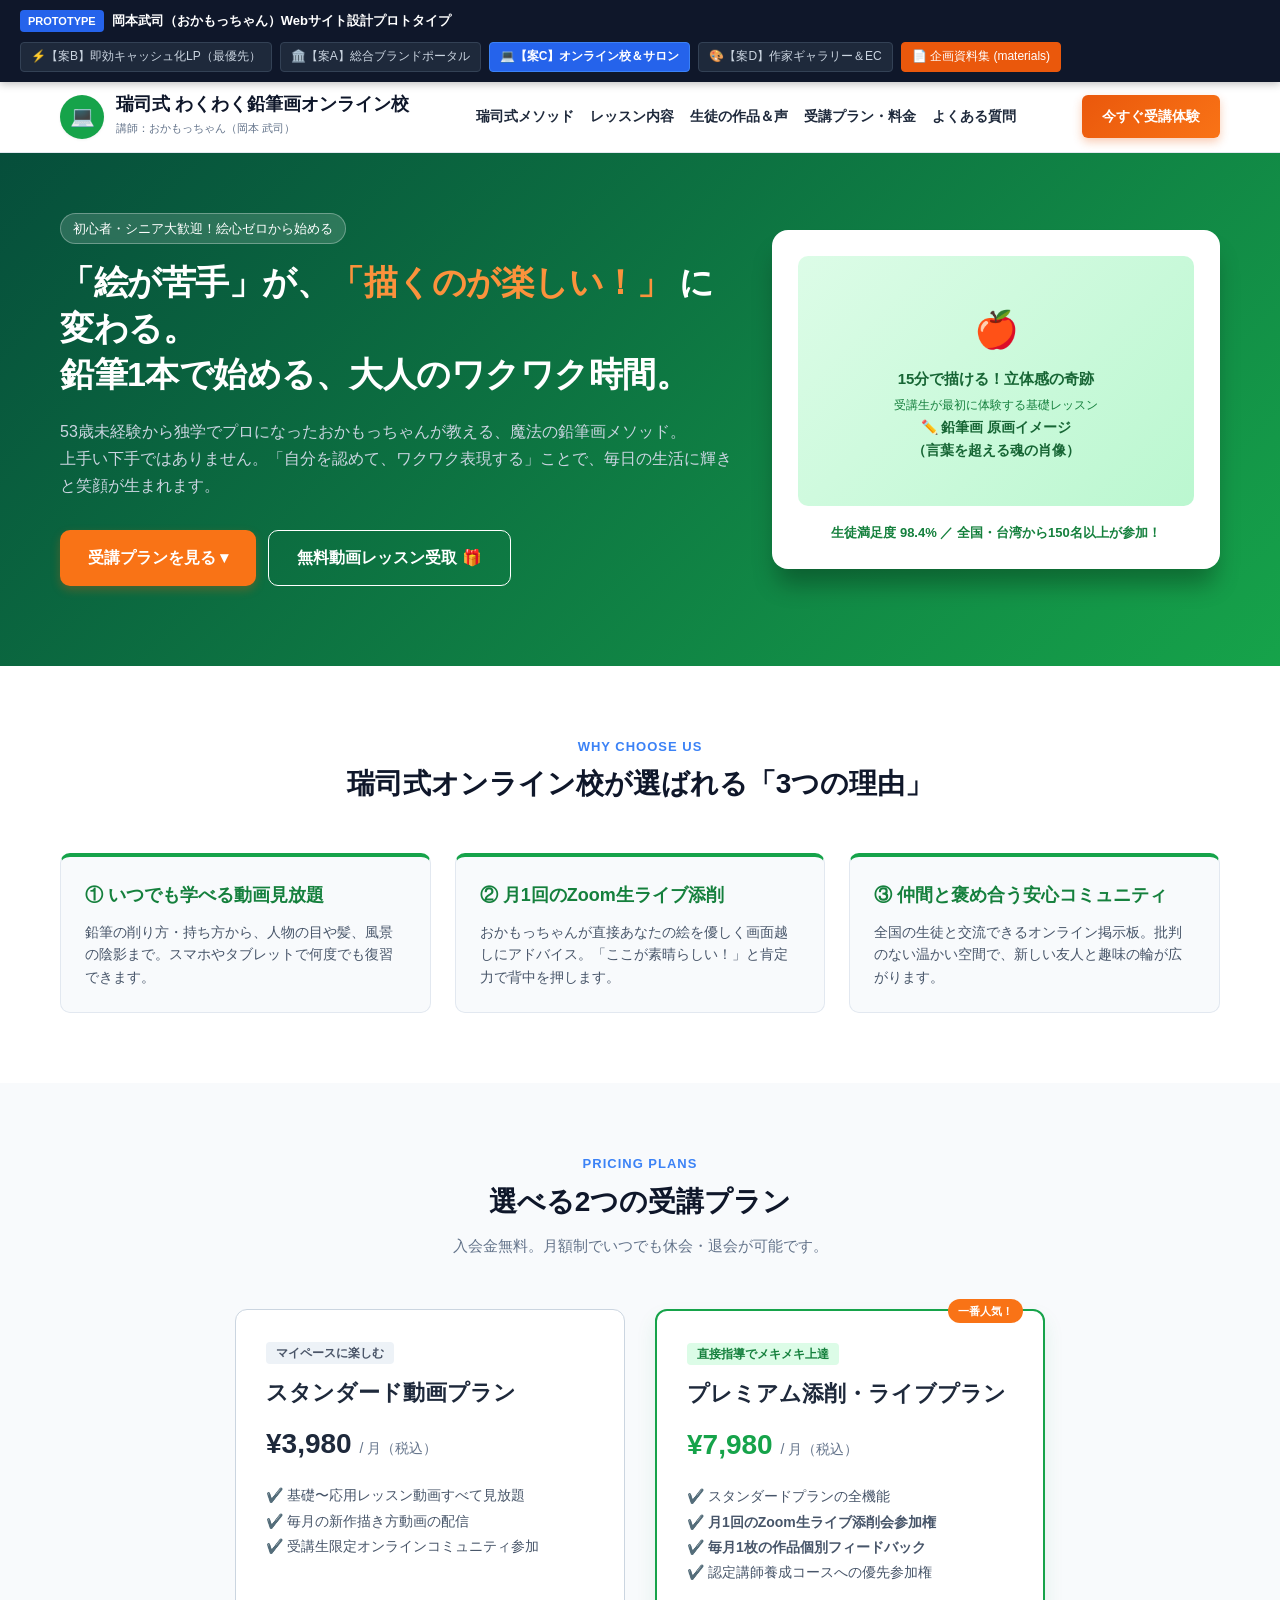
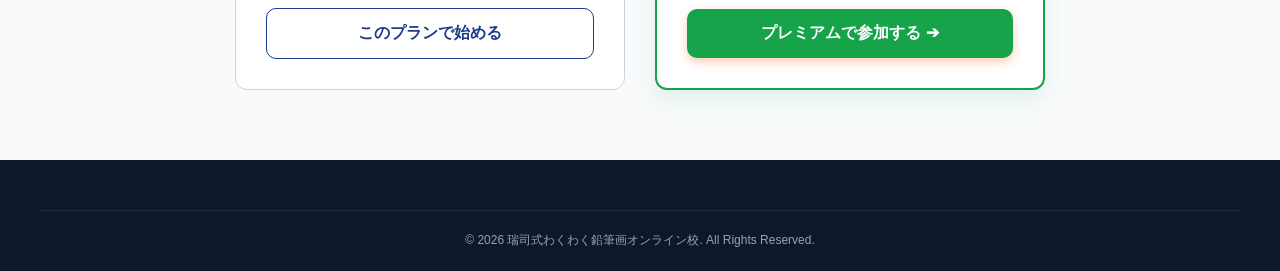
<file: academy.html>
<!DOCTYPE html>
<html lang="ja">
<head>
    <meta charset="UTF-8">
    <meta name="viewport" content="width=device-width, initial-scale=1.0">
    <title>瑞司式わくわく鉛筆画オンライン校｜誰でも描ける！自己肯定感が高まる大人の絵画教室</title>
    <link rel="stylesheet" href="style.css">
</head>
<body>

    <!-- プロトタイプ・スイッチャーバー -->
    <div class="switcher-bar">
        <div class="switcher-title">
            <span class="switcher-badge">PROTOTYPE</span>
            <span>岡本武司（おかもっちゃん）Webサイト設計プロトタイプ</span>
        </div>
        <div class="switcher-links">
            <a href="index.html" class="switcher-btn">⚡【案B】即効キャッシュ化LP（最優先）</a>
            <a href="portal.html" class="switcher-btn">🏛️【案A】総合ブランドポータル</a>
            <a href="academy.html" class="switcher-btn active">💻【案C】オンライン校＆サロン</a>
            <a href="shop.html" class="switcher-btn">🎨【案D】作家ギャラリー＆EC</a>
            <a href="materials/" class="switcher-btn" style="background:#ea580c;color:#fff;border-color:#ea580c;">📄 企画資料集 (materials)</a>
        </div>
    </div>

    <!-- サイトヘッダー -->
    <header class="site-header">
        <div class="container header-inner">
            <a href="academy.html" class="site-logo">
                <div class="logo-badge" style="background:#16a34a;">💻</div>
                <div class="logo-text">
                    <h1>瑞司式 わくわく鉛筆画オンライン校</h1>
                    <span>講師：おかもっちゃん（岡本 武司）</span>
                </div>
            </a>
            <nav class="main-nav">
                <a href="#about" class="nav-link">瑞司式メソッド</a>
                <a href="#curriculum" class="nav-link">レッスン内容</a>
                <a href="#voice" class="nav-link">生徒の作品＆声</a>
                <a href="#plans" class="nav-link">受講プラン・料金</a>
                <a href="#faq" class="nav-link">よくある質問</a>
            </nav>
            <div class="header-cta">
                <a href="#plans" class="btn btn-primary">今すぐ受講体験</a>
            </div>
        </div>
    </header>

    <!-- アカデミーヒーロー -->
    <section class="hero" style="background:linear-gradient(135deg, #064e3b 0%, #16a34a 100%);">
        <div class="container hero-content">
            <div class="hero-text">
                <div class="hero-tag">初心者・シニア大歓迎！絵心ゼロから始める</div>
                <h2 class="hero-title">
                    「絵が苦手」が、<span>「描くのが楽しい！」</span> に変わる。<br>
                    鉛筆1本で始める、大人のワクワク時間。
                </h2>
                <p class="hero-desc">
                    53歳未経験から独学でプロになったおかもっちゃんが教える、魔法の鉛筆画メソッド。<br>
                    上手い下手ではありません。「自分を認めて、ワクワク表現する」ことで、毎日の生活に輝きと笑顔が生まれます。
                </p>
                <div style="display:flex; gap:12px; flex-wrap:wrap;">
                    <a href="#plans" class="btn btn-primary btn-lg" style="background:#f97316;">受講プランを見る ▾</a>
                    <a href="#line" class="btn btn-outline btn-lg" style="color:#ffffff; border-color:#ffffff;">無料動画レッスン受取 🎁</a>
                </div>
            </div>
            <div class="hero-visual">
                <div class="hero-card">
                    <div class="hero-art-placeholder" style="height:250px; background:linear-gradient(135deg, #dcfce7, #bbf7d0); color:#166534;">
                        <span style="font-size:36px; margin-bottom:8px;">🍎</span>
                        <strong>15分で描ける！立体感の奇跡</strong>
                        <span style="font-size:12px; color:#15803d; margin-top:4px;">受講生が最初に体験する基礎レッスン</span>
                    </div>
                    <div style="text-align:center; font-size:13px; font-weight:bold; color:#15803d;">
                        生徒満足度 98.4% ／ 全国・台湾から150名以上が参加！
                    </div>
                </div>
            </div>
        </div>
    </section>

    <!-- 3つの特徴 -->
    <section class="section">
        <div class="container">
            <div class="section-header">
                <div class="section-sub">WHY CHOOSE US</div>
                <h3 class="section-title">瑞司式オンライン校が選ばれる「3つの理由」</h3>
            </div>
            <div style="display:grid; grid-template-columns:1fr 1fr 1fr; gap:24px;">
                <div style="background:#f8fafc; border:1px solid #e2e8f0; border-top:4px solid #16a34a; border-radius:10px; padding:24px;">
                    <h4 style="font-size:18px; color:#15803d; margin-bottom:10px;">① いつでも学べる動画見放題</h4>
                    <p style="font-size:14px; color:#475569; line-height:1.6;">鉛筆の削り方・持ち方から、人物の目や髪、風景の陰影まで。スマホやタブレットで何度でも復習できます。</p>
                </div>
                <div style="background:#f8fafc; border:1px solid #e2e8f0; border-top:4px solid #16a34a; border-radius:10px; padding:24px;">
                    <h4 style="font-size:18px; color:#15803d; margin-bottom:10px;">② 月1回のZoom生ライブ添削</h4>
                    <p style="font-size:14px; color:#475569; line-height:1.6;">おかもっちゃんが直接あなたの絵を優しく画面越しにアドバイス。「ここが素晴らしい！」と肯定力で背中を押します。</p>
                </div>
                <div style="background:#f8fafc; border:1px solid #e2e8f0; border-top:4px solid #16a34a; border-radius:10px; padding:24px;">
                    <h4 style="font-size:18px; color:#15803d; margin-bottom:10px;">③ 仲間と褒め合う安心コミュニティ</h4>
                    <p style="font-size:14px; color:#475569; line-height:1.6;">全国の生徒と交流できるオンライン掲示板。批判のない温かい空間で、新しい友人と趣味の輪が広がります。</p>
                </div>
            </div>
        </div>
    </section>

    <!-- 受講プラン -->
    <section class="section section-bg-alt" id="plans">
        <div class="container" style="max-width:850px;">
            <div class="section-header">
                <div class="section-sub">PRICING PLANS</div>
                <h3 class="section-title">選べる2つの受講プラン</h3>
                <p class="section-desc">入会金無料。月額制でいつでも休会・退会が可能です。</p>
            </div>
            <div style="display:grid; grid-template-columns:1fr 1fr; gap:30px;">
                <!-- スタンダード -->
                <div style="background:#ffffff; border:1px solid #cbd5e0; border-radius:12px; padding:30px; display:flex; flex-direction:column; justify-content:space-between;">
                    <div>
                        <span style="background:#edf2f7; color:#4a5568; font-size:12px; font-weight:bold; padding:4px 10px; border-radius:4px;">マイペースに楽しむ</span>
                        <h4 style="font-size:22px; font-weight:bold; margin:10px 0;">スタンダード動画プラン</h4>
                        <div style="font-size:28px; font-weight:800; color:#1e293b; margin-bottom:16px;">¥3,980 <span style="font-size:14px; font-weight:normal; color:#64748b;">/ 月（税込）</span></div>
                        <ul style="list-style:none; font-size:14px; color:#475569; line-height:1.8; margin-bottom:24px;">
                            <li>✔️ 基礎〜応用レッスン動画すべて見放題</li>
                            <li>✔️ 毎月の新作描き方動画の配信</li>
                            <li>✔️ 受講生限定オンラインコミュニティ参加</li>
                        </ul>
                    </div>
                    <button class="btn btn-outline btn-lg btn-consult-trigger" style="width:100%;">このプランで始める</button>
                </div>

                <!-- プレミアム -->
                <div style="background:#ffffff; border:2.5px solid #16a34a; border-radius:12px; padding:30px; display:flex; flex-direction:column; justify-content:space-between; position:relative; box-shadow:0 10px 20px rgba(22, 163, 74, 0.1);">
                    <div style="position:absolute; top:-12px; right:20px; background:#f97316; color:#fff; font-size:11px; font-weight:bold; padding:3px 10px; border-radius:12px;">一番人気！</div>
                    <div>
                        <span style="background:#dcfce7; color:#15803d; font-size:12px; font-weight:bold; padding:4px 10px; border-radius:4px;">直接指導でメキメキ上達</span>
                        <h4 style="font-size:22px; font-weight:bold; margin:10px 0;">プレミアム添削・ライブプラン</h4>
                        <div style="font-size:28px; font-weight:800; color:#16a34a; margin-bottom:16px;">¥7,980 <span style="font-size:14px; font-weight:normal; color:#64748b;">/ 月（税込）</span></div>
                        <ul style="list-style:none; font-size:14px; color:#475569; line-height:1.8; margin-bottom:24px;">
                            <li>✔️ スタンダードプランの全機能</li>
                            <li>✔️ <strong>月1回のZoom生ライブ添削会参加権</strong></li>
                            <li>✔️ <strong>毎月1枚の作品個別フィードバック</strong></li>
                            <li>✔️ 認定講師養成コースへの優先参加権</li>
                        </ul>
                    </div>
                    <button class="btn btn-primary btn-lg btn-consult-trigger" style="width:100%; background:#16a34a;">プレミアムで参加する ➔</button>
                </div>
            </div>
        </div>
    </section>

    <!-- フッター -->
    <footer class="site-footer">
        <div class="container footer-bottom">
            &copy; 2026 瑞司式わくわく鉛筆画オンライン校. All Rights Reserved.
        </div>
    </footer>

    <script src="script.js"></script>
</body>
</html>
</file>
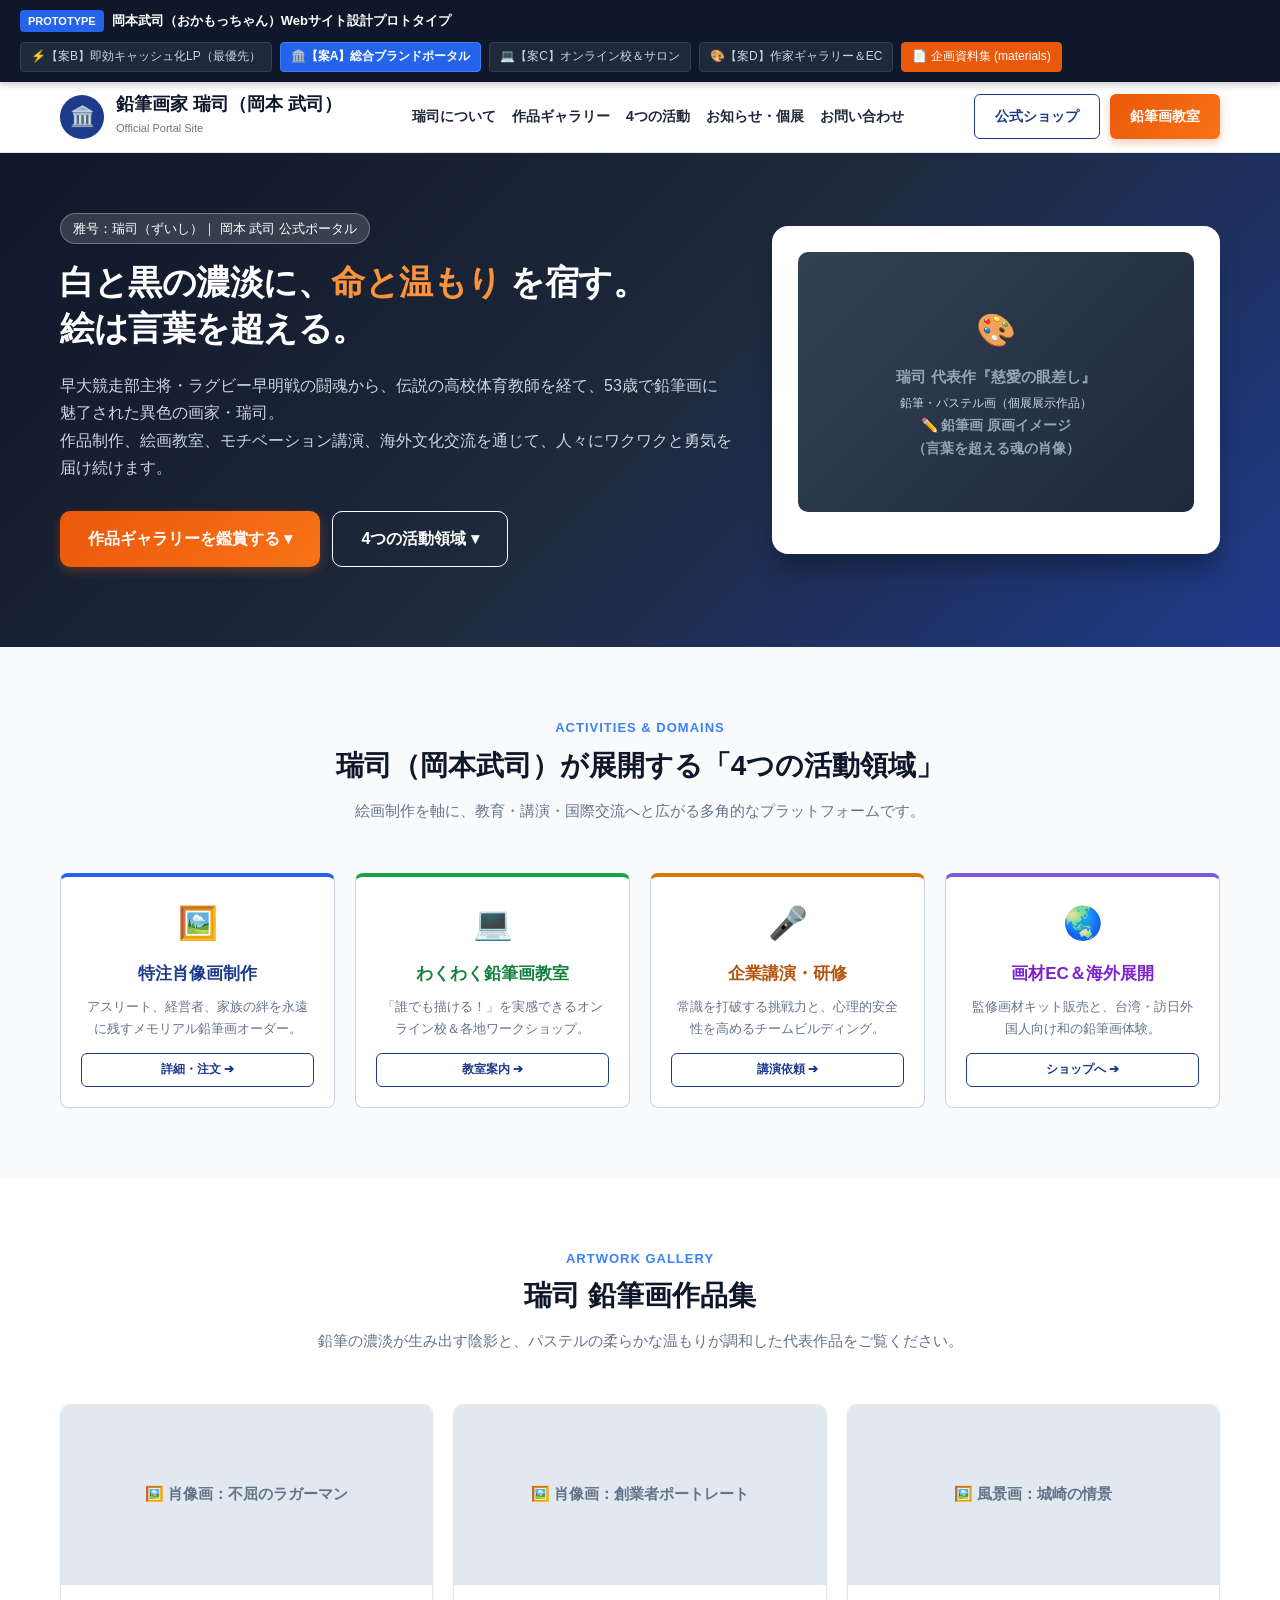
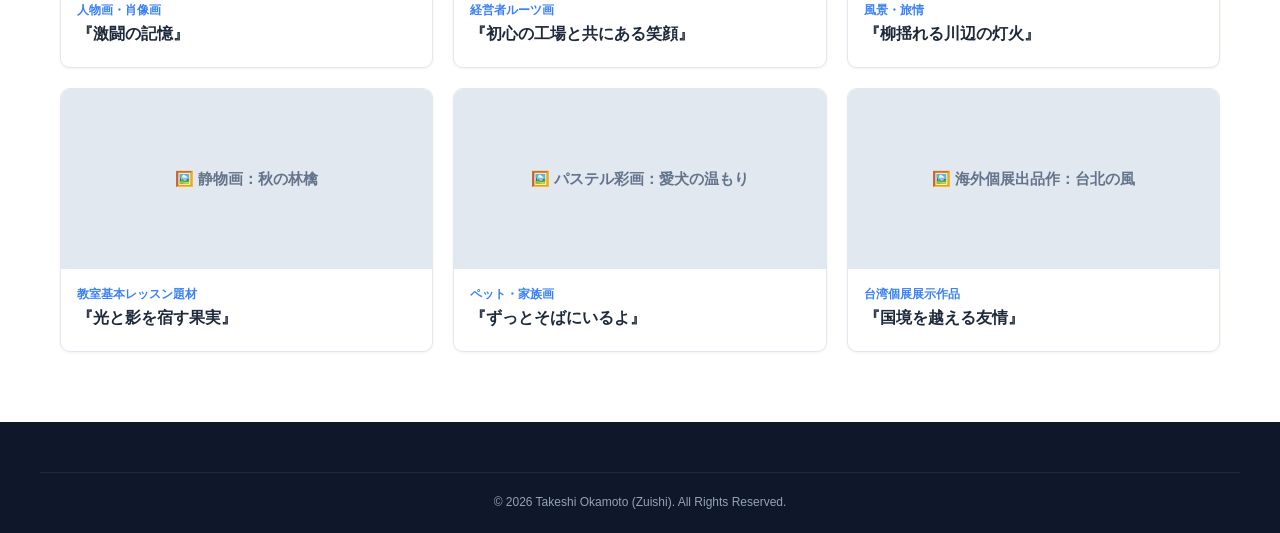
<file: portal.html>
<!DOCTYPE html>
<html lang="ja">
<head>
    <meta charset="UTF-8">
    <meta name="viewport" content="width=device-width, initial-scale=1.0">
    <title>岡本武司（瑞司）オフィシャルポータルサイト｜鉛筆画家・教育者</title>
    <link rel="stylesheet" href="style.css">
</head>
<body>

    <!-- プロトタイプ・スイッチャーバー -->
    <div class="switcher-bar">
        <div class="switcher-title">
            <span class="switcher-badge">PROTOTYPE</span>
            <span>岡本武司（おかもっちゃん）Webサイト設計プロトタイプ</span>
        </div>
        <div class="switcher-links">
            <a href="index.html" class="switcher-btn">⚡【案B】即効キャッシュ化LP（最優先）</a>
            <a href="portal.html" class="switcher-btn active">🏛️【案A】総合ブランドポータル</a>
            <a href="academy.html" class="switcher-btn">💻【案C】オンライン校＆サロン</a>
            <a href="shop.html" class="switcher-btn">🎨【案D】作家ギャラリー＆EC</a>
            <a href="materials/" class="switcher-btn" style="background:#ea580c;color:#fff;border-color:#ea580c;">📄 企画資料集 (materials)</a>
        </div>
    </div>

    <!-- サイトヘッダー -->
    <header class="site-header">
        <div class="container header-inner">
            <a href="portal.html" class="site-logo">
                <div class="logo-badge" style="background:#1e3a8a;">🏛️</div>
                <div class="logo-text">
                    <h1>鉛筆画家 瑞司（岡本 武司）</h1>
                    <span>Official Portal Site</span>
                </div>
            </a>
            <nav class="main-nav">
                <a href="#about" class="nav-link">瑞司について</a>
                <a href="#gallery" class="nav-link">作品ギャラリー</a>
                <a href="#pillars" class="nav-link">4つの活動</a>
                <a href="#news" class="nav-link">お知らせ・個展</a>
                <a href="#contact" class="nav-link">お問い合わせ</a>
            </nav>
            <div class="header-cta">
                <a href="shop.html" class="btn btn-outline">公式ショップ</a>
                <a href="academy.html" class="btn btn-primary">鉛筆画教室</a>
            </div>
        </div>
    </header>

    <!-- ポータルヒーロー -->
    <section class="hero" style="background:linear-gradient(135deg, #0f172a 0%, #1e293b 50%, #1e3a8a 100%);">
        <div class="container hero-content">
            <div class="hero-text">
                <div class="hero-tag">雅号：瑞司（ずいし）｜ 岡本 武司 公式ポータル</div>
                <h2 class="hero-title">
                    白と黒の濃淡に、<span>命と温もり</span> を宿す。<br>
                    絵は言葉を超える。
                </h2>
                <p class="hero-desc">
                    早大競走部主将・ラグビー早明戦の闘魂から、伝説の高校体育教師を経て、53歳で鉛筆画に魅了された異色の画家・瑞司。<br>
                    作品制作、絵画教室、モチベーション講演、海外文化交流を通じて、人々にワクワクと勇気を届け続けます。
                </p>
                <div style="display:flex; gap:12px; flex-wrap:wrap;">
                    <a href="#gallery" class="btn btn-primary btn-lg">作品ギャラリーを鑑賞する ▾</a>
                    <a href="#pillars" class="btn btn-outline btn-lg" style="color:#ffffff; border-color:#ffffff;">4つの活動領域 ▾</a>
                </div>
            </div>
            <div class="hero-visual">
                <div class="hero-card">
                    <div class="hero-art-placeholder" style="height:260px; background:linear-gradient(135deg, #334155, #1e293b); color:#94a3b8;">
                        <span style="font-size:32px; margin-bottom:8px;">🎨</span>
                        <strong>瑞司 代表作『慈愛の眼差し』</strong>
                        <span style="font-size:12px; color:#cbd5e1; margin-top:4px;">鉛筆・パステル画（個展展示作品）</span>
                    </div>
                </div>
            </div>
        </div>
    </section>

    <!-- 4つの活動領域（ピラー） -->
    <section class="section section-bg-alt" id="pillars">
        <div class="container">
            <div class="section-header">
                <div class="section-sub">ACTIVITIES & DOMAINS</div>
                <h3 class="section-title">瑞司（岡本武司）が展開する「4つの活動領域」</h3>
                <p class="section-desc">絵画制作を軸に、教育・講演・国際交流へと広がる多角的なプラットフォームです。</p>
            </div>

            <div style="display:grid; grid-template-columns:repeat(4, 1fr); gap:20px;">
                <div style="background:#ffffff; border:1px solid #cbd5e0; border-top:4px solid #2563eb; border-radius:8px; padding:20px; text-align:center;">
                    <div style="font-size:32px; margin-bottom:10px;">🖼️</div>
                    <h4 style="font-size:17px; margin-bottom:8px; color:#1e3a8a;">特注肖像画制作</h4>
                    <p style="font-size:13px; color:#64748b; margin-bottom:14px;">アスリート、経営者、家族の絆を永遠に残すメモリアル鉛筆画オーダー。</p>
                    <a href="index.html" class="btn btn-outline" style="font-size:12px; padding:6px 12px; width:100%;">詳細・注文 ➔</a>
                </div>
                <div style="background:#ffffff; border:1px solid #cbd5e0; border-top:4px solid #16a34a; border-radius:8px; padding:20px; text-align:center;">
                    <div style="font-size:32px; margin-bottom:10px;">💻</div>
                    <h4 style="font-size:17px; margin-bottom:8px; color:#15803d;">わくわく鉛筆画教室</h4>
                    <p style="font-size:13px; color:#64748b; margin-bottom:14px;">「誰でも描ける！」を実感できるオンライン校＆各地ワークショップ。</p>
                    <a href="academy.html" class="btn btn-outline" style="font-size:12px; padding:6px 12px; width:100%;">教室案内 ➔</a>
                </div>
                <div style="background:#ffffff; border:1px solid #cbd5e0; border-top:4px solid #d97706; border-radius:8px; padding:20px; text-align:center;">
                    <div style="font-size:32px; margin-bottom:10px;">🎤</div>
                    <h4 style="font-size:17px; margin-bottom:8px; color:#b45309;">企業講演・研修</h4>
                    <p style="font-size:13px; color:#64748b; margin-bottom:14px;">常識を打破する挑戦力と、心理的安全性を高めるチームビルディング。</p>
                    <a href="index.html#services" class="btn btn-outline" style="font-size:12px; padding:6px 12px; width:100%;">講演依頼 ➔</a>
                </div>
                <div style="background:#ffffff; border:1px solid #cbd5e0; border-top:4px solid #805ad5; border-radius:8px; padding:20px; text-align:center;">
                    <div style="font-size:32px; margin-bottom:10px;">🌏</div>
                    <h4 style="font-size:17px; margin-bottom:8px; color:#7e22ce;">画材EC＆海外展開</h4>
                    <p style="font-size:13px; color:#64748b; margin-bottom:14px;">監修画材キット販売と、台湾・訪日外国人向け和の鉛筆画体験。</p>
                    <a href="shop.html" class="btn btn-outline" style="font-size:12px; padding:6px 12px; width:100%;">ショップへ ➔</a>
                </div>
            </div>
        </div>
    </section>

    <!-- 作品ギャラリー -->
    <section class="section" id="gallery">
        <div class="container">
            <div class="section-header">
                <div class="section-sub">ARTWORK GALLERY</div>
                <h3 class="section-title">瑞司 鉛筆画作品集</h3>
                <p class="section-desc">鉛筆の濃淡が生み出す陰影と、パステルの柔らかな温もりが調和した代表作品をご覧ください。</p>
            </div>

            <div class="gallery-grid">
                <div class="gallery-item">
                    <div class="gallery-thumb">🖼️ 肖像画：不屈のラガーマン</div>
                    <div class="gallery-info">
                        <div class="gallery-tag">人物画・肖像画</div>
                        <div class="gallery-title">『激闘の記憶』</div>
                    </div>
                </div>
                <div class="gallery-item">
                    <div class="gallery-thumb">🖼️ 肖像画：創業者ポートレート</div>
                    <div class="gallery-info">
                        <div class="gallery-tag">経営者ルーツ画</div>
                        <div class="gallery-title">『初心の工場と共にある笑顔』</div>
                    </div>
                </div>
                <div class="gallery-item">
                    <div class="gallery-thumb">🖼️ 風景画：城崎の情景</div>
                    <div class="gallery-info">
                        <div class="gallery-tag">風景・旅情</div>
                        <div class="gallery-title">『柳揺れる川辺の灯火』</div>
                    </div>
                </div>
                <div class="gallery-item">
                    <div class="gallery-thumb">🖼️ 静物画：秋の林檎</div>
                    <div class="gallery-info">
                        <div class="gallery-tag">教室基本レッスン題材</div>
                        <div class="gallery-title">『光と影を宿す果実』</div>
                    </div>
                </div>
                <div class="gallery-item">
                    <div class="gallery-thumb">🖼️ パステル彩画：愛犬の温もり</div>
                    <div class="gallery-info">
                        <div class="gallery-tag">ペット・家族画</div>
                        <div class="gallery-title">『ずっとそばにいるよ』</div>
                    </div>
                </div>
                <div class="gallery-item">
                    <div class="gallery-thumb">🖼️ 海外個展出品作：台北の風</div>
                    <div class="gallery-info">
                        <div class="gallery-tag">台湾個展展示作品</div>
                        <div class="gallery-title">『国境を越える友情』</div>
                    </div>
                </div>
            </div>
        </div>
    </section>

    <!-- フッター -->
    <footer class="site-footer">
        <div class="container footer-bottom">
            &copy; 2026 Takeshi Okamoto (Zuishi). All Rights Reserved.
        </div>
    </footer>

    <script src="script.js"></script>
</body>
</html>
</file>
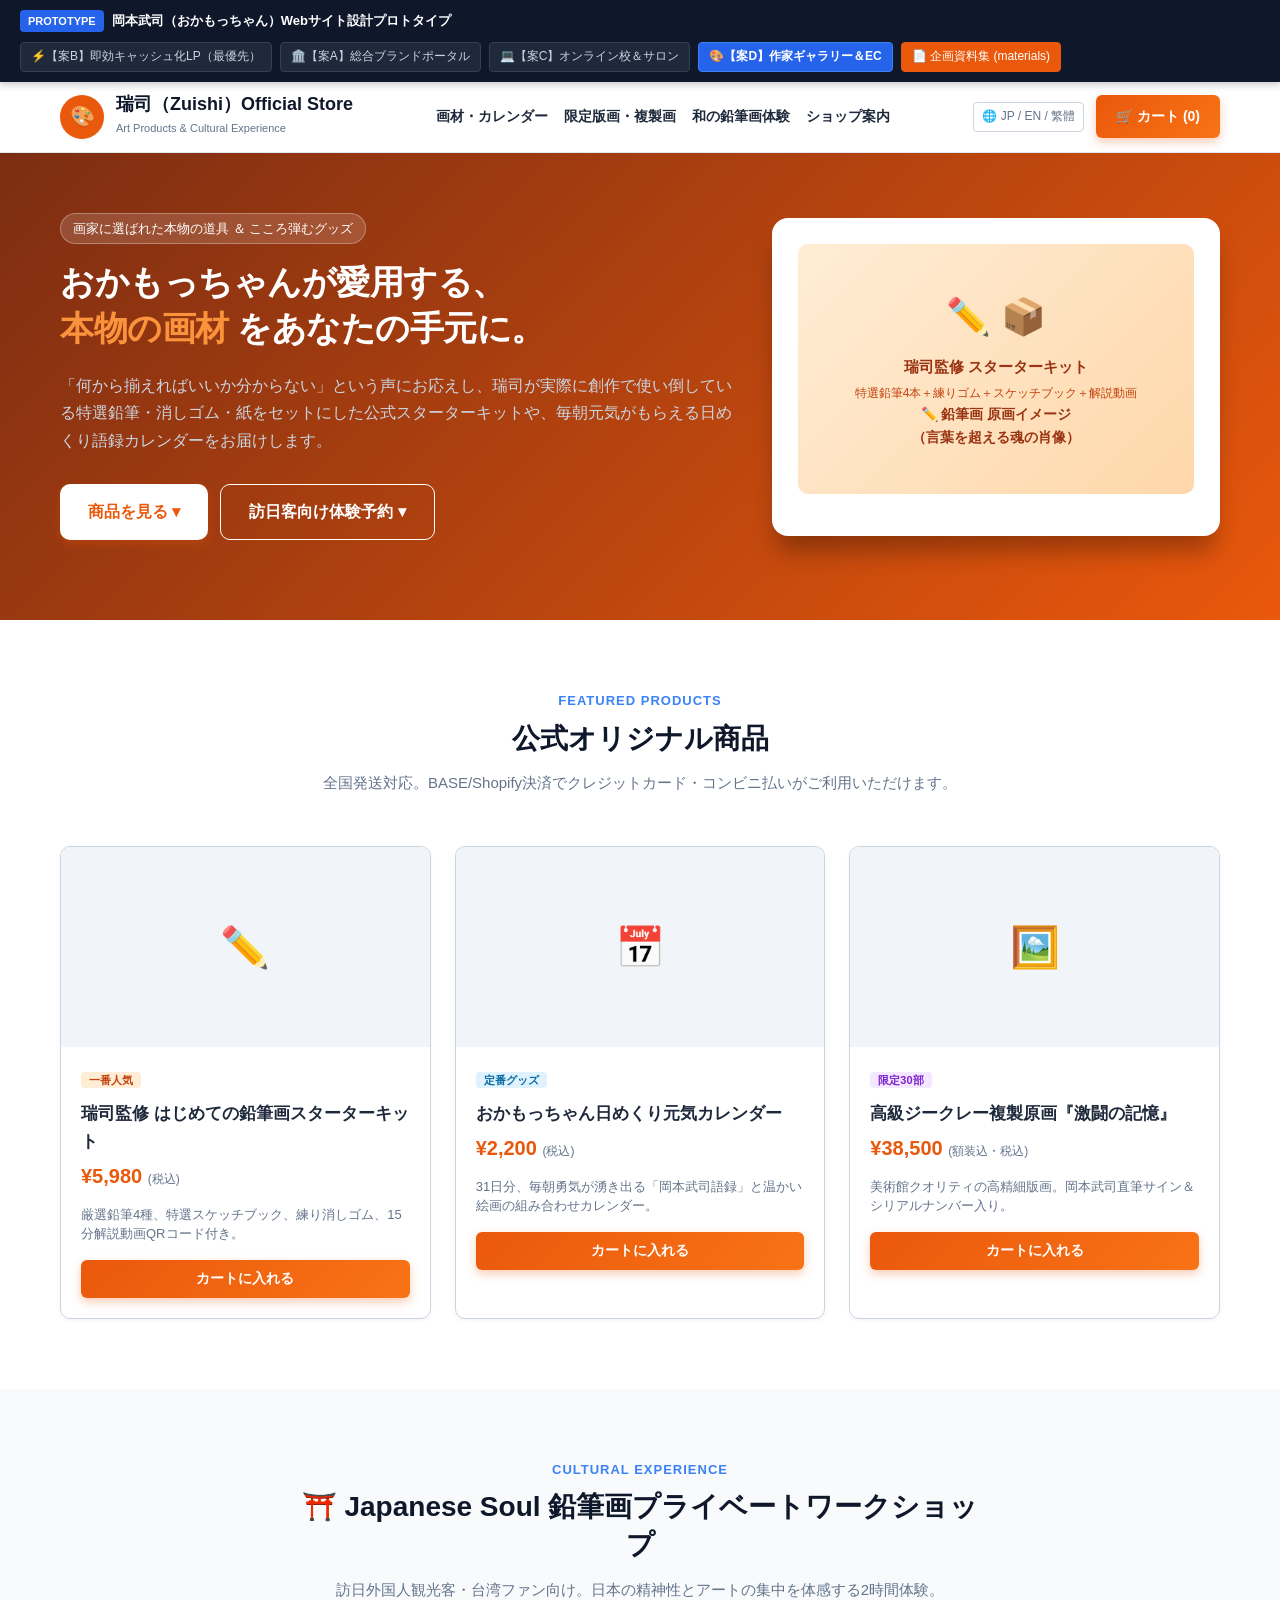
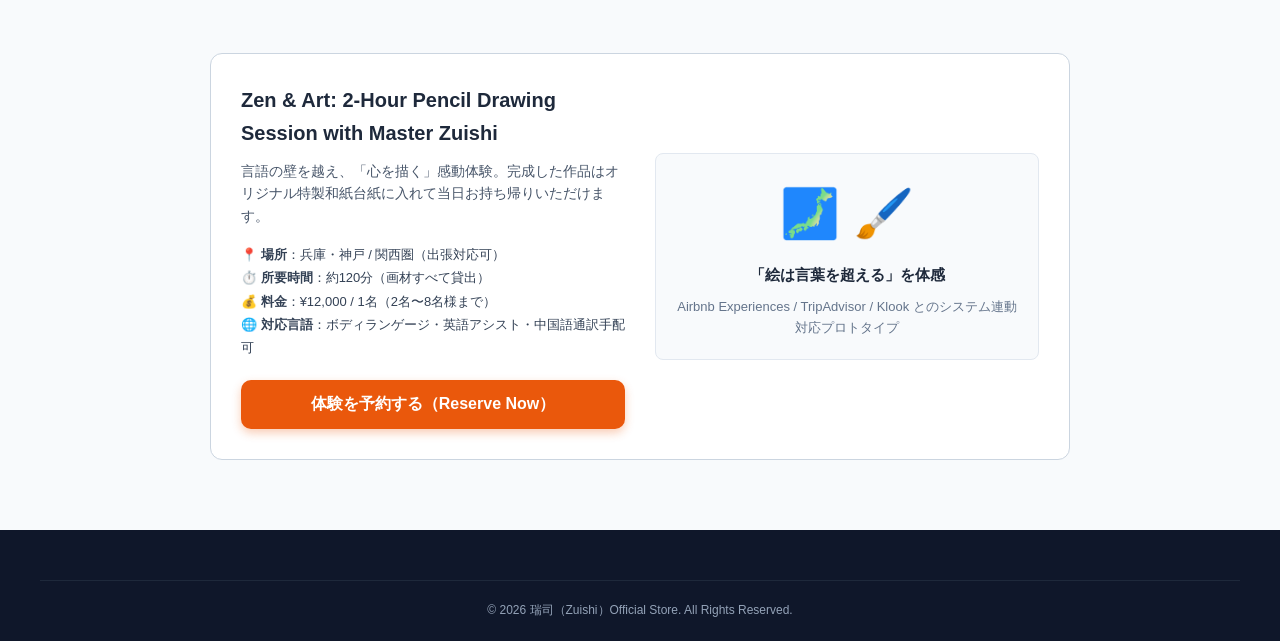
<file: shop.html>
<!DOCTYPE html>
<html lang="ja">
<head>
    <meta charset="UTF-8">
    <meta name="viewport" content="width=device-width, initial-scale=1.0">
    <title>瑞司（Zuishi）公式ストア＆体験予約｜厳選画材・アートグッズ・和の鉛筆画体験</title>
    <link rel="stylesheet" href="style.css">
</head>
<body>

    <!-- プロトタイプ・スイッチャーバー -->
    <div class="switcher-bar">
        <div class="switcher-title">
            <span class="switcher-badge">PROTOTYPE</span>
            <span>岡本武司（おかもっちゃん）Webサイト設計プロトタイプ</span>
        </div>
        <div class="switcher-links">
            <a href="index.html" class="switcher-btn">⚡【案B】即効キャッシュ化LP（最優先）</a>
            <a href="portal.html" class="switcher-btn">🏛️【案A】総合ブランドポータル</a>
            <a href="academy.html" class="switcher-btn">💻【案C】オンライン校＆サロン</a>
            <a href="shop.html" class="switcher-btn active">🎨【案D】作家ギャラリー＆EC</a>
            <a href="materials/" class="switcher-btn" style="background:#ea580c;color:#fff;border-color:#ea580c;">📄 企画資料集 (materials)</a>
        </div>
    </div>

    <!-- サイトヘッダー -->
    <header class="site-header">
        <div class="container header-inner">
            <a href="shop.html" class="site-logo">
                <div class="logo-badge" style="background:#ea580c;">🎨</div>
                <div class="logo-text">
                    <h1>瑞司（Zuishi）Official Store</h1>
                    <span>Art Products & Cultural Experience</span>
                </div>
            </a>
            <nav class="main-nav">
                <a href="#products" class="nav-link">画材・カレンダー</a>
                <a href="#prints" class="nav-link">限定版画・複製画</a>
                <a href="#experience" class="nav-link">和の鉛筆画体験</a>
                <a href="#about" class="nav-link">ショップ案内</a>
            </nav>
            <div class="header-cta" style="display:flex; align-items:center; gap:12px;">
                <span style="font-size:12px; border:1px solid #cbd5e0; padding:4px 8px; border-radius:4px; color:#64748b;">🌐 JP / EN / 繁體</span>
                <a href="#cart" class="btn btn-primary btn-consult-trigger">🛒 カート (0)</a>
            </div>
        </div>
    </header>

    <!-- ショップヒーロー -->
    <section class="hero" style="background:linear-gradient(135deg, #7c2d12 0%, #ea580c 100%);">
        <div class="container hero-content">
            <div class="hero-text">
                <div class="hero-tag">画家に選ばれた本物の道具 ＆ こころ弾むグッズ</div>
                <h2 class="hero-title">
                    おかもっちゃんが愛用する、<br>
                    <span>本物の画材</span> をあなたの手元に。
                </h2>
                <p class="hero-desc">
                    「何から揃えればいいか分からない」という声にお応えし、瑞司が実際に創作で使い倒している特選鉛筆・消しゴム・紙をセットにした公式スターターキットや、毎朝元気がもらえる日めくり語録カレンダーをお届けします。
                </p>
                <div style="display:flex; gap:12px; flex-wrap:wrap;">
                    <a href="#products" class="btn btn-primary btn-lg" style="background:#ffffff; color:#ea580c;">商品を見る ▾</a>
                    <a href="#experience" class="btn btn-outline btn-lg" style="color:#ffffff; border-color:#ffffff;">訪日客向け体験予約 ▾</a>
                </div>
            </div>
            <div class="hero-visual">
                <div class="hero-card">
                    <div class="hero-art-placeholder" style="height:250px; background:linear-gradient(135deg, #ffedd5, #fed7aa); color:#9a3412;">
                        <span style="font-size:36px; margin-bottom:8px;">✏️ 📦</span>
                        <strong>瑞司監修 スターターキット</strong>
                        <span style="font-size:12px; color:#c2410c; margin-top:4px;">特選鉛筆4本＋練りゴム＋スケッチブック＋解説動画</span>
                    </div>
                </div>
            </div>
        </div>
    </section>

    <!-- 商品一覧 -->
    <section class="section" id="products">
        <div class="container">
            <div class="section-header">
                <div class="section-sub">FEATURED PRODUCTS</div>
                <h3 class="section-title">公式オリジナル商品</h3>
                <p class="section-desc">全国発送対応。BASE/Shopify決済でクレジットカード・コンビニ払いがご利用いただけます。</p>
            </div>

            <div style="display:grid; grid-template-columns:repeat(3, 1fr); gap:24px;">
                <!-- 商品1 -->
                <div style="background:#ffffff; border:1px solid #cbd5e0; border-radius:10px; overflow:hidden; box-shadow:0 2px 4px rgba(0,0,0,0.04);">
                    <div style="height:200px; background:#f1f5f9; display:flex; align-items:center; justify-content:center; font-size:40px;">✏️</div>
                    <div style="padding:20px;">
                        <span style="background:#ffedd5; color:#c2410c; font-size:11px; font-weight:bold; padding:2px 8px; border-radius:4px;">一番人気</span>
                        <h4 style="font-size:17px; margin:8px 0 4px 0;">瑞司監修 はじめての鉛筆画スターターキット</h4>
                        <div style="font-size:20px; font-weight:bold; color:#ea580c; margin-bottom:12px;">¥5,980 <span style="font-size:12px; font-weight:normal; color:#64748b;">(税込)</span></div>
                        <p style="font-size:13px; color:#64748b; line-height:1.5; margin-bottom:16px;">厳選鉛筆4種、特選スケッチブック、練り消しゴム、15分解説動画QRコード付き。</p>
                        <button class="btn btn-primary btn-consult-trigger" style="width:100%;">カートに入れる</button>
                    </div>
                </div>

                <!-- 商品2 -->
                <div style="background:#ffffff; border:1px solid #cbd5e0; border-radius:10px; overflow:hidden; box-shadow:0 2px 4px rgba(0,0,0,0.04);">
                    <div style="height:200px; background:#f1f5f9; display:flex; align-items:center; justify-content:center; font-size:40px;">📅</div>
                    <div style="padding:20px;">
                        <span style="background:#e0f2fe; color:#0369a1; font-size:11px; font-weight:bold; padding:2px 8px; border-radius:4px;">定番グッズ</span>
                        <h4 style="font-size:17px; margin:8px 0 4px 0;">おかもっちゃん日めくり元気カレンダー</h4>
                        <div style="font-size:20px; font-weight:bold; color:#ea580c; margin-bottom:12px;">¥2,200 <span style="font-size:12px; font-weight:normal; color:#64748b;">(税込)</span></div>
                        <p style="font-size:13px; color:#64748b; line-height:1.5; margin-bottom:16px;">31日分、毎朝勇気が湧き出る「岡本武司語録」と温かい絵画の組み合わせカレンダー。</p>
                        <button class="btn btn-primary btn-consult-trigger" style="width:100%;">カートに入れる</button>
                    </div>
                </div>

                <!-- 商品3 -->
                <div style="background:#ffffff; border:1px solid #cbd5e0; border-radius:10px; overflow:hidden; box-shadow:0 2px 4px rgba(0,0,0,0.04);">
                    <div style="height:200px; background:#f1f5f9; display:flex; align-items:center; justify-content:center; font-size:40px;">🖼️</div>
                    <div style="padding:20px;">
                        <span style="background:#f3e8ff; color:#7e22ce; font-size:11px; font-weight:bold; padding:2px 8px; border-radius:4px;">限定30部</span>
                        <h4 style="font-size:17px; margin:8px 0 4px 0;">高級ジークレー複製原画『激闘の記憶』</h4>
                        <div style="font-size:20px; font-weight:bold; color:#ea580c; margin-bottom:12px;">¥38,500 <span style="font-size:12px; font-weight:normal; color:#64748b;">(額装込・税込)</span></div>
                        <p style="font-size:13px; color:#64748b; line-height:1.5; margin-bottom:16px;">美術館クオリティの高精細版画。岡本武司直筆サイン＆シリアルナンバー入り。</p>
                        <button class="btn btn-primary btn-consult-trigger" style="width:100%;">カートに入れる</button>
                    </div>
                </div>
            </div>
        </div>
    </section>

    <!-- インバウンド体験予約 -->
    <section class="section section-bg-alt" id="experience">
        <div class="container" style="max-width:900px;">
            <div class="section-header">
                <div class="section-sub">CULTURAL EXPERIENCE</div>
                <h3 class="section-title">⛩️ Japanese Soul 鉛筆画プライベートワークショップ</h3>
                <p class="section-desc">訪日外国人観光客・台湾ファン向け。日本の精神性とアートの集中を体感する2時間体験。</p>
            </div>

            <div style="background:#ffffff; border:1px solid #cbd5e0; border-radius:12px; padding:30px; display:grid; grid-template-columns:1fr 1fr; gap:30px; align-items:center;">
                <div>
                    <h4 style="font-size:20px; color:#1e293b; margin-bottom:10px;">Zen & Art: 2-Hour Pencil Drawing Session with Master Zuishi</h4>
                    <p style="font-size:14px; color:#475569; line-height:1.6; margin-bottom:16px;">
                        言語の壁を越え、「心を描く」感動体験。完成した作品はオリジナル特製和紙台紙に入れて当日お持ち帰りいただけます。
                    </p>
                    <ul style="list-style:none; font-size:13px; color:#334155; line-height:1.8; margin-bottom:20px;">
                        <li>📍 <strong>場所</strong>：兵庫・神戸 / 関西圏（出張対応可）</li>
                        <li>⏱️ <strong>所要時間</strong>：約120分（画材すべて貸出）</li>
                        <li>💰 <strong>料金</strong>：¥12,000 / 1名（2名〜8名様まで）</li>
                        <li>🌐 <strong>対応言語</strong>：ボディランゲージ・英語アシスト・中国語通訳手配可</li>
                    </ul>
                    <button class="btn btn-primary btn-lg btn-consult-trigger" style="background:#ea580c; width:100%;">体験を予約する（Reserve Now）</button>
                </div>
                <div style="background:#f8fafc; border:1px solid #e2e8f0; border-radius:8px; padding:20px; text-align:center;">
                    <div style="font-size:48px; margin-bottom:10px;">🗾 🖌️</div>
                    <strong style="display:block; font-size:15px; margin-bottom:8px;">「絵は言葉を超える」を体感</strong>
                    <p style="font-size:13px; color:#64748b;">Airbnb Experiences / TripAdvisor / Klook とのシステム連動対応プロトタイプ</p>
                </div>
            </div>
        </div>
    </section>

    <!-- フッター -->
    <footer class="site-footer">
        <div class="container footer-bottom">
            &copy; 2026 瑞司（Zuishi）Official Store. All Rights Reserved.
        </div>
    </footer>

    <script src="script.js"></script>
</body>
</html>
</file>
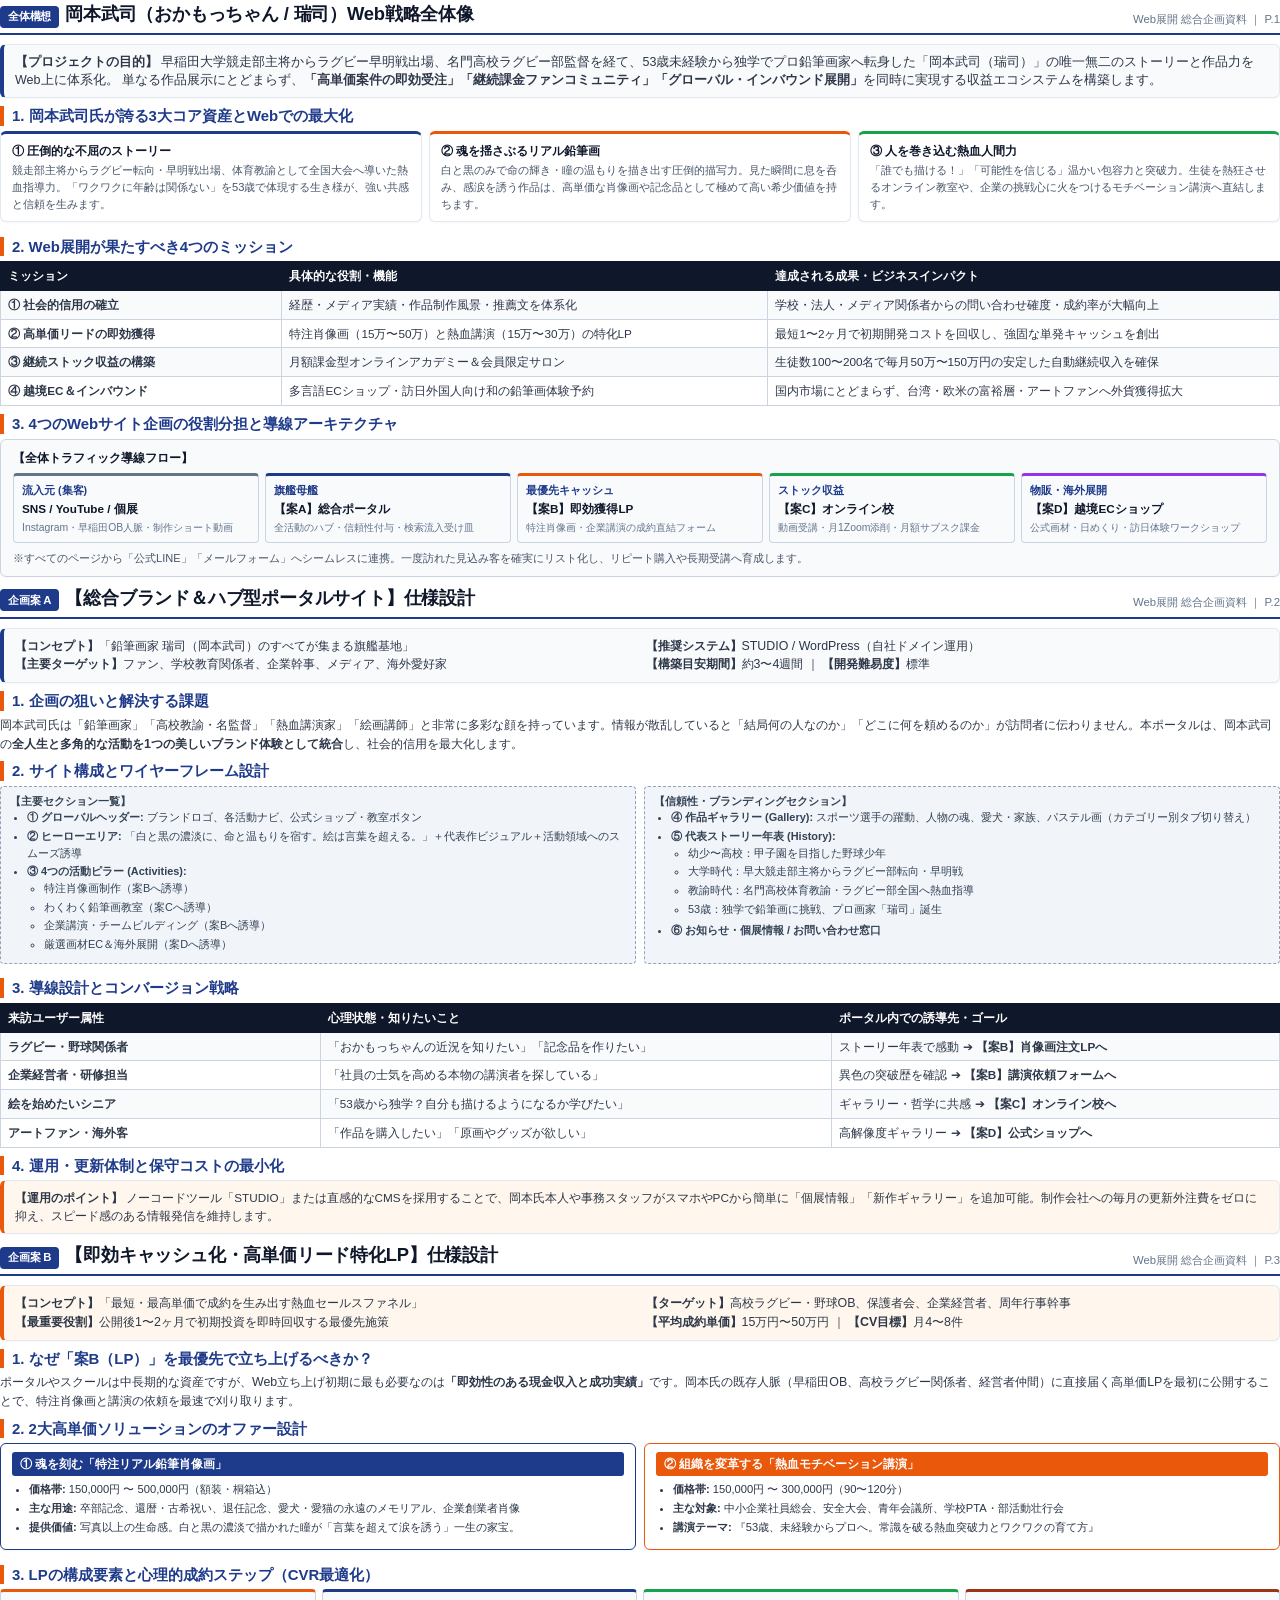
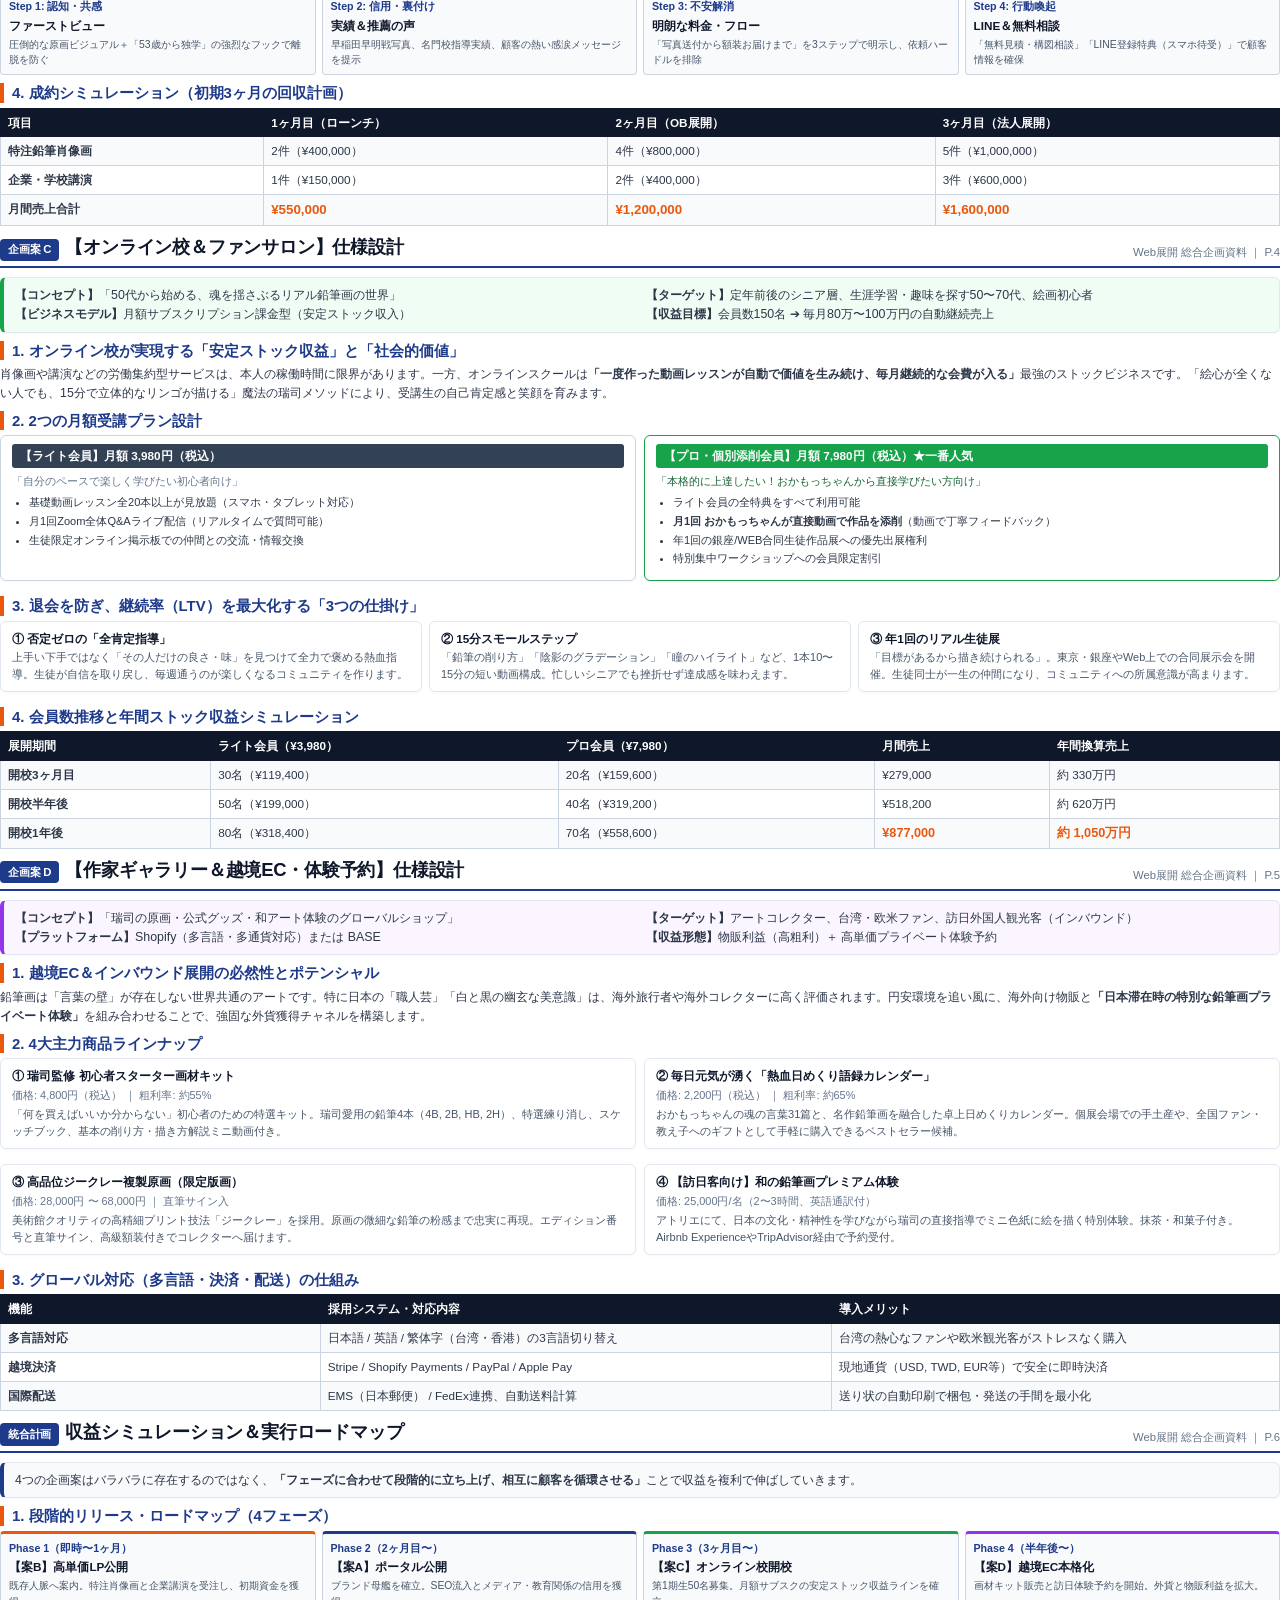
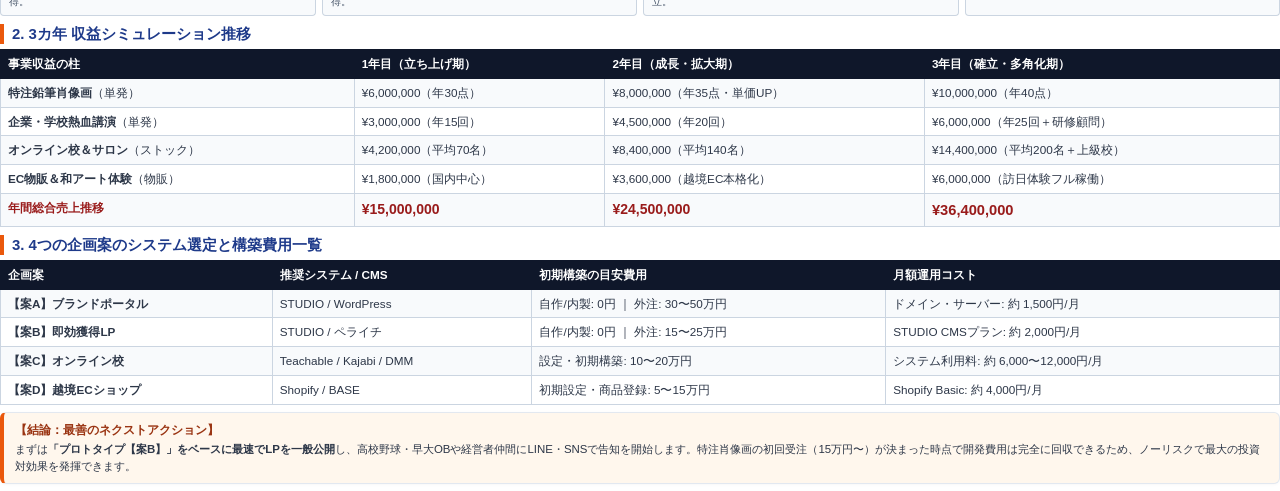
<file: 05_作業中間データ・プレビュー/presentation_doc.html>
<!DOCTYPE html>
<html lang="ja">
<head>
    <meta charset="UTF-8">
    <title>岡本武司（瑞司）Web展開 全企画案 詳細説明資料</title>
    <style>
        @page {
            size: A4 portrait;
            margin: 13mm 15mm 13mm 15mm;
            @bottom-right {
                content: "Page " counter(page) " / " counter(pages);
                font-size: 8.5pt;
                color: #64748b;
                font-family: "BIZ UDPGothic", "Meiryo", sans-serif;
            }
        }

        * {
            box-sizing: border-box;
            -webkit-print-color-adjust: exact !important;
            print-color-adjust: exact !important;
        }

        body {
            font-family: "BIZ UDPGothic", "Meiryo", "Yu Gothic", "Hiragino Kaku Gothic ProN", sans-serif;
            color: #2d3748;
            background-color: #ffffff;
            line-height: 1.52;
            font-size: 9.3pt;
            margin: 0;
            padding: 0;
        }

        .page-break {
            page-break-before: always;
            break-before: page;
        }

        /* ヘッダー */
        .doc-header {
            border-bottom: 2.5px solid #1e3a8a;
            padding-bottom: 5px;
            margin-bottom: 9px;
            display: flex;
            justify-content: space-between;
            align-items: flex-end;
        }

        .doc-title {
            font-size: 13.8pt;
            font-weight: 800;
            color: #0f172a;
            letter-spacing: -0.2px;
            white-space: nowrap;
        }

        .doc-badge {
            font-size: 8.5pt;
            background-color: #1e3a8a;
            color: #ffffff;
            padding: 2.5px 8px;
            border-radius: 4px;
            font-weight: bold;
            display: inline-block;
            margin-right: 6px;
        }

        .doc-meta {
            font-size: 8.5pt;
            color: #64748b;
            font-weight: 500;
            white-space: nowrap;
        }

        /* セクション見出し */
        h2 {
            font-size: 11.2pt;
            color: #1e3a8a;
            border-left: 4.5px solid #ea580c;
            padding-left: 8px;
            margin: 8px 0 5px 0;
            font-weight: 700;
            line-height: 1.3;
        }

        h3 {
            font-size: 9.8pt;
            color: #0f172a;
            margin: 6px 0 4px 0;
            font-weight: 700;
        }

        p {
            margin: 0 0 5px 0;
        }

        /* カード・ボックス */
        .card {
            background: #ffffff;
            border: 1px solid #e2e8f0;
            border-radius: 6px;
            padding: 8px 11px;
            margin-bottom: 7px;
            box-shadow: 0 1px 3px rgba(0,0,0,0.03);
        }

        .card-highlight {
            background: #f8fafc;
            border-left: 4px solid #1e3a8a;
        }

        .card-accent {
            background: #fff7ed;
            border-left: 4px solid #ea580c;
        }

        .card-green {
            background: #f0fdf4;
            border-left: 4px solid #16a34a;
        }

        .grid-2 {
            display: grid;
            grid-template-columns: 1fr 1fr;
            gap: 8px;
            margin-bottom: 7px;
        }

        .grid-3 {
            display: grid;
            grid-template-columns: 1fr 1fr 1fr;
            gap: 7px;
            margin-bottom: 7px;
        }

        .grid-4 {
            display: grid;
            grid-template-columns: repeat(4, 1fr);
            gap: 6px;
            margin-bottom: 7px;
        }

        /* テーブル */
        table {
            width: 100%;
            border-collapse: collapse;
            font-size: 8.8pt;
            margin-bottom: 7px;
        }

        th {
            background: #0f172a;
            color: #ffffff;
            padding: 5px 7px;
            font-weight: bold;
            text-align: left;
            border: 1px solid #0f172a;
        }

        td {
            padding: 5px 7px;
            border: 1px solid #cbd5e1;
            background: #ffffff;
            vertical-align: top;
        }

        tr:nth-child(even) td {
            background: #f8fafc;
        }

        /* バッジ */
        .badge {
            display: inline-block;
            padding: 1.5px 6px;
            border-radius: 3px;
            font-size: 7.8pt;
            font-weight: bold;
            margin-right: 4px;
        }
        .badge-blue { background: #dbeafe; color: #1e40af; }
        .badge-orange { background: #ffedd5; color: #9a3412; }
        .badge-green { background: #dcfce7; color: #166534; }
        .badge-purple { background: #f3e8ff; color: #6b21a8; }

        /* リスト */
        ul {
            margin: 0 0 5px 0;
            padding-left: 17px;
        }
        li {
            margin-bottom: 2px;
        }

        /* バリューステップフロー */
        .step-container {
            display: flex;
            gap: 6px;
            margin-bottom: 7px;
        }
        .step-item {
            flex: 1;
            background: #f8fafc;
            border: 1px solid #cbd5e1;
            border-top: 3px solid #1e3a8a;
            border-radius: 4px;
            padding: 6px 8px;
            font-size: 8.4pt;
        }
        .step-num {
            font-weight: bold;
            color: #1e3a8a;
            font-size: 8pt;
            margin-bottom: 2px;
        }
        .step-title {
            font-weight: bold;
            color: #0f172a;
            font-size: 8.8pt;
            margin-bottom: 2px;
        }

        /* UI設計プレビュー枠 */
        .wireframe-box {
            background: #f1f5f9;
            border: 1px dashed #94a3b8;
            border-radius: 4px;
            padding: 6px 9px;
            font-size: 8.2pt;
            color: #334155;
            margin-bottom: 6px;
        }

        .text-bold { font-weight: bold; }
        .text-accent { color: #ea580c; font-weight: bold; }
        .text-primary { color: #1e3a8a; font-weight: bold; }
    </style>
</head>
<body>

    <!-- ==========================================
         PAGE 1: 全体戦略構想＆Webエコシステム
         ========================================== -->
    <div class="doc-header">
        <div class="doc-title"><span class="doc-badge">全体構想</span>岡本武司（おかもっちゃん / 瑞司）Web戦略全体像</div>
        <div class="doc-meta">Web展開 総合企画資料 ｜ P.1</div>
    </div>

    <div class="card card-highlight">
        <p style="margin:0; font-size:9.4pt; line-height:1.45;">
            <strong>【プロジェクトの目的】</strong>
            早稲田大学競走部主将からラグビー早明戦出場、名門高校ラグビー部監督を経て、53歳未経験から独学でプロ鉛筆画家へ転身した「岡本武司（瑞司）」の唯一無二のストーリーと作品力をWeb上に体系化。
            単なる作品展示にとどまらず、<strong>「高単価案件の即効受注」「継続課金ファンコミュニティ」「グローバル・インバウンド展開」</strong>を同時に実現する収益エコシステムを構築します。
        </p>
    </div>

    <h2>1. 岡本武司氏が誇る3大コア資産とWebでの最大化</h2>
    <div class="grid-3">
        <div class="card" style="border-top:3px solid #1e3a8a;">
            <div class="step-title">① 圧倒的な不屈のストーリー</div>
            <p style="font-size:8.4pt; color:#475569; margin:0;">
                競走部主将からラグビー転向・早明戦出場、体育教諭として全国大会へ導いた熱血指導力。「ワクワクに年齢は関係ない」を53歳で体現する生き様が、強い共感と信頼を生みます。
            </p>
        </div>
        <div class="card" style="border-top:3px solid #ea580c;">
            <div class="step-title">② 魂を揺さぶるリアル鉛筆画</div>
            <p style="font-size:8.4pt; color:#475569; margin:0;">
                白と黒のみで命の輝き・瞳の温もりを描き出す圧倒的描写力。見た瞬間に息を呑み、感涙を誘う作品は、高単価な肖像画や記念品として極めて高い希少価値を持ちます。
            </p>
        </div>
        <div class="card" style="border-top:3px solid #16a34a;">
            <div class="step-title">③ 人を巻き込む熱血人間力</div>
            <p style="font-size:8.4pt; color:#475569; margin:0;">
                「誰でも描ける！」「可能性を信じる」温かい包容力と突破力。生徒を熱狂させるオンライン教室や、企業の挑戦心に火をつけるモチベーション講演へ直結します。
            </p>
        </div>
    </div>

    <h2>2. Web展開が果たすべき4つのミッション</h2>
    <table>
        <tr>
            <th style="width:22%;">ミッション</th>
            <th style="width:38%;">具体的な役割・機能</th>
            <th style="width:40%;">達成される成果・ビジネスインパクト</th>
        </tr>
        <tr>
            <td><strong>① 社会的信用の確立</strong></td>
            <td>経歴・メディア実績・作品制作風景・推薦文を体系化</td>
            <td>学校・法人・メディア関係者からの問い合わせ確度・成約率が大幅向上</td>
        </tr>
        <tr>
            <td><strong>② 高単価リードの即効獲得</strong></td>
            <td>特注肖像画（15万〜50万）と熱血講演（15万〜30万）の特化LP</td>
            <td>最短1〜2ヶ月で初期開発コストを回収し、強固な単発キャッシュを創出</td>
        </tr>
        <tr>
            <td><strong>③ 継続ストック収益の構築</strong></td>
            <td>月額課金型オンラインアカデミー＆会員限定サロン</td>
            <td>生徒数100〜200名で毎月50万〜150万円の安定した自動継続収入を確保</td>
        </tr>
        <tr>
            <td><strong>④ 越境EC＆インバウンド</strong></td>
            <td>多言語ECショップ・訪日外国人向け和の鉛筆画体験予約</td>
            <td>国内市場にとどまらず、台湾・欧米の富裕層・アートファンへ外貨獲得拡大</td>
        </tr>
    </table>

    <h2>3. 4つのWebサイト企画の役割分担と導線アーキテクチャ</h2>
    <div class="card" style="background:#f8fafc; border:1.5px solid #cbd5e1; padding:9px 12px;">
        <div style="font-weight:bold; color:#0f172a; margin-bottom:6px; font-size:9.1pt;">
            【全体トラフィック導線フロー】
        </div>
        <div class="step-container">
            <div class="step-item" style="border-top-color:#64748b;">
                <div class="step-num">流入元 (集客)</div>
                <div class="step-title">SNS / YouTube / 個展</div>
                <div style="color:#64748b; font-size:7.8pt;">Instagram・早稲田OB人脈・制作ショート動画</div>
            </div>
            <div class="step-item" style="border-top-color:#1e3a8a;">
                <div class="step-num">旗艦母艦</div>
                <div class="step-title">【案A】総合ポータル</div>
                <div style="color:#64748b; font-size:7.8pt;">全活動のハブ・信頼性付与・検索流入受け皿</div>
            </div>
            <div class="step-item" style="border-top-color:#ea580c;">
                <div class="step-num">最優先キャッシュ</div>
                <div class="step-title">【案B】即効獲得LP</div>
                <div style="color:#64748b; font-size:7.8pt;">特注肖像画・企業講演の成約直結フォーム</div>
            </div>
            <div class="step-item" style="border-top-color:#16a34a;">
                <div class="step-num">ストック収益</div>
                <div class="step-title">【案C】オンライン校</div>
                <div style="color:#64748b; font-size:7.8pt;">動画受講・月1Zoom添削・月額サブスク課金</div>
            </div>
            <div class="step-item" style="border-top-color:#9333ea;">
                <div class="step-num">物販・海外展開</div>
                <div class="step-title">【案D】越境ECショップ</div>
                <div style="color:#64748b; font-size:7.8pt;">公式画材・日めくり・訪日体験ワークショップ</div>
            </div>
        </div>
        <p style="font-size:8.3pt; color:#475569; margin:4px 0 0 0;">
            ※すべてのページから「公式LINE」「メールフォーム」へシームレスに連携。一度訪れた見込み客を確実にリスト化し、リピート購入や長期受講へ育成します。
        </p>
    </div>

    <!-- ==========================================
         PAGE 2: 【企画案A】総合ブランド＆ハブ型ポータル
         ========================================== -->
    <div class="page-break"></div>
    <div class="doc-header">
        <div class="doc-title"><span class="doc-badge">企画案 A</span>【総合ブランド＆ハブ型ポータルサイト】仕様設計</div>
        <div class="doc-meta">Web展開 総合企画資料 ｜ P.2</div>
    </div>

    <div class="card card-highlight">
        <div class="grid-2" style="margin-bottom:0;">
            <div>
                <strong>【コンセプト】</strong>「鉛筆画家 瑞司（岡本武司）のすべてが集まる旗艦基地」<br>
                <strong>【主要ターゲット】</strong>ファン、学校教育関係者、企業幹事、メディア、海外愛好家
            </div>
            <div>
                <strong>【推奨システム】</strong>STUDIO / WordPress（自社ドメイン運用）<br>
                <strong>【構築目安期間】</strong>約3〜4週間 ｜ <strong>【開発難易度】</strong>標準
            </div>
        </div>
    </div>

    <h2>1. 企画の狙いと解決する課題</h2>
    <p>
        岡本武司氏は「鉛筆画家」「高校教諭・名監督」「熱血講演家」「絵画講師」と非常に多彩な顔を持っています。情報が散乱していると「結局何の人なのか」「どこに何を頼めるのか」が訪問者に伝わりません。本ポータルは、岡本武司の<strong>全人生と多角的な活動を1つの美しいブランド体験として統合</strong>し、社会的信用を最大化します。
    </p>

    <h2>2. サイト構成とワイヤーフレーム設計</h2>
    <div class="grid-2">
        <div class="wireframe-box">
            <strong>【主要セクション一覧】</strong>
            <ul>
                <li><strong>① グローバルヘッダー:</strong> ブランドロゴ、各活動ナビ、公式ショップ・教室ボタン</li>
                <li><strong>② ヒーローエリア:</strong> 「白と黒の濃淡に、命と温もりを宿す。絵は言葉を超える。」＋代表作ビジュアル＋活動領域へのスムーズ誘導</li>
                <li><strong>③ 4つの活動ピラー (Activities):</strong>
                    <ul>
                        <li>特注肖像画制作（案Bへ誘導）</li>
                        <li>わくわく鉛筆画教室（案Cへ誘導）</li>
                        <li>企業講演・チームビルディング（案Bへ誘導）</li>
                        <li>厳選画材EC＆海外展開（案Dへ誘導）</li>
                    </ul>
                </li>
            </ul>
        </div>
        <div class="wireframe-box">
            <strong>【信頼性・ブランディングセクション】</strong>
            <ul>
                <li><strong>④ 作品ギャラリー (Gallery):</strong> スポーツ選手の躍動、人物の魂、愛犬・家族、パステル画（カテゴリー別タブ切り替え）</li>
                <li><strong>⑤ 代表ストーリー年表 (History):</strong>
                    <ul>
                        <li>幼少〜高校：甲子園を目指した野球少年</li>
                        <li>大学時代：早大競走部主将からラグビー部転向・早明戦</li>
                        <li>教諭時代：名門高校体育教諭・ラグビー部全国へ熱血指導</li>
                        <li>53歳：独学で鉛筆画に挑戦、プロ画家「瑞司」誕生</li>
                    </ul>
                </li>
                <li><strong>⑥ お知らせ・個展情報 / お問い合わせ窓口</strong></li>
            </ul>
        </div>
    </div>

    <h2>3. 導線設計とコンバージョン戦略</h2>
    <table>
        <tr>
            <th style="width:25%;">来訪ユーザー属性</th>
            <th style="width:40%;">心理状態・知りたいこと</th>
            <th style="width:35%;">ポータル内での誘導先・ゴール</th>
        </tr>
        <tr>
            <td><strong>ラグビー・野球関係者</strong></td>
            <td>「おかもっちゃんの近況を知りたい」「記念品を作りたい」</td>
            <td>ストーリー年表で感動 ➔ <strong>【案B】肖像画注文LPへ</strong></td>
        </tr>
        <tr>
            <td><strong>企業経営者・研修担当</strong></td>
            <td>「社員の士気を高める本物の講演者を探している」</td>
            <td>異色の突破歴を確認 ➔ <strong>【案B】講演依頼フォームへ</strong></td>
        </tr>
        <tr>
            <td><strong>絵を始めたいシニア</strong></td>
            <td>「53歳から独学？自分も描けるようになるか学びたい」</td>
            <td>ギャラリー・哲学に共感 ➔ <strong>【案C】オンライン校へ</strong></td>
        </tr>
        <tr>
            <td><strong>アートファン・海外客</strong></td>
            <td>「作品を購入したい」「原画やグッズが欲しい」</td>
            <td>高解像度ギャラリー ➔ <strong>【案D】公式ショップへ</strong></td>
        </tr>
    </table>

    <h2>4. 運用・更新体制と保守コストの最小化</h2>
    <div class="card card-accent">
        <p style="margin:0; font-size:8.8pt;">
            <strong>【運用のポイント】</strong>
            ノーコードツール「STUDIO」または直感的なCMSを採用することで、岡本氏本人や事務スタッフがスマホやPCから簡単に「個展情報」「新作ギャラリー」を追加可能。制作会社への毎月の更新外注費をゼロに抑え、スピード感のある情報発信を維持します。
        </p>
    </div>

    <!-- ==========================================
         PAGE 3: 【企画案B】即効キャッシュ化LP
         ========================================== -->
    <div class="page-break"></div>
    <div class="doc-header">
        <div class="doc-title"><span class="doc-badge">企画案 B</span>【即効キャッシュ化・高単価リード特化LP】仕様設計</div>
        <div class="doc-meta">Web展開 総合企画資料 ｜ P.3</div>
    </div>

    <div class="card card-accent">
        <div class="grid-2" style="margin-bottom:0;">
            <div>
                <strong>【コンセプト】</strong>「最短・最高単価で成約を生み出す熱血セールスファネル」<br>
                <strong>【最重要役割】</strong>公開後1〜2ヶ月で初期投資を即時回収する最優先施策
            </div>
            <div>
                <strong>【ターゲット】</strong>高校ラグビー・野球OB、保護者会、企業経営者、周年行事幹事<br>
                <strong>【平均成約単価】</strong>15万円〜50万円 ｜ <strong>【CV目標】</strong>月4〜8件
            </div>
        </div>
    </div>

    <h2>1. なぜ「案B（LP）」を最優先で立ち上げるべきか？</h2>
    <p>
        ポータルやスクールは中長期的な資産ですが、Web立ち上げ初期に最も必要なのは<strong>「即効性のある現金収入と成功実績」</strong>です。岡本氏の既存人脈（早稲田OB、高校ラグビー関係者、経営者仲間）に直接届く高単価LPを最初に公開することで、特注肖像画と講演の依頼を最速で刈り取ります。
    </p>

    <h2>2. 2大高単価ソリューションのオファー設計</h2>
    <div class="grid-2">
        <div class="card" style="border:1.5px solid #1e3a8a;">
            <div style="background:#1e3a8a; color:#fff; padding:3px 8px; border-radius:3px; font-weight:bold; font-size:8.8pt; margin-bottom:5px;">
                ① 魂を刻む「特注リアル鉛筆肖像画」
            </div>
            <ul style="font-size:8.4pt;">
                <li><strong>価格帯:</strong> 150,000円 〜 500,000円（額装・桐箱込）</li>
                <li><strong>主な用途:</strong> 卒部記念、還暦・古希祝い、退任記念、愛犬・愛猫の永遠のメモリアル、企業創業者肖像</li>
                <li><strong>提供価値:</strong> 写真以上の生命感。白と黒の濃淡で描かれた瞳が「言葉を超えて涙を誘う」一生の家宝。</li>
            </ul>
        </div>
        <div class="card" style="border:1.5px solid #ea580c;">
            <div style="background:#ea580c; color:#fff; padding:3px 8px; border-radius:3px; font-weight:bold; font-size:8.8pt; margin-bottom:5px;">
                ② 組織を変革する「熱血モチベーション講演」
            </div>
            <ul style="font-size:8.4pt;">
                <li><strong>価格帯:</strong> 150,000円 〜 300,000円（90〜120分）</li>
                <li><strong>主な対象:</strong> 中小企業社員総会、安全大会、青年会議所、学校PTA・部活動壮行会</li>
                <li><strong>講演テーマ:</strong> 『53歳、未経験からプロへ。常識を破る熱血突破力とワクワクの育て方』</li>
            </ul>
        </div>
    </div>

    <h2>3. LPの構成要素と心理的成約ステップ（CVR最適化）</h2>
    <div class="step-container">
        <div class="step-item" style="border-top-color:#ea580c;">
            <div class="step-num">Step 1: 認知・共感</div>
            <div class="step-title">ファーストビュー</div>
            <div style="font-size:7.8pt; color:#475569;">圧倒的な原画ビジュアル＋「53歳から独学」の強烈なフックで離脱を防ぐ</div>
        </div>
        <div class="step-item" style="border-top-color:#1e3a8a;">
            <div class="step-num">Step 2: 信用・裏付け</div>
            <div class="step-title">実績＆推薦の声</div>
            <div style="font-size:7.8pt; color:#475569;">早稲田早明戦写真、名門校指導実績、顧客の熱い感涙メッセージを提示</div>
        </div>
        <div class="step-item" style="border-top-color:#16a34a;">
            <div class="step-num">Step 3: 不安解消</div>
            <div class="step-title">明朗な料金・フロー</div>
            <div style="font-size:7.8pt; color:#475569;">「写真送付から額装お届けまで」を3ステップで明示し、依頼ハードルを排除</div>
        </div>
        <div class="step-item" style="border-top-color:#9a3412;">
            <div class="step-num">Step 4: 行動喚起</div>
            <div class="step-title">LINE＆無料相談</div>
            <div style="font-size:7.8pt; color:#475569;">「無料見積・構図相談」「LINE登録特典（スマホ待受）」で顧客情報を確保</div>
        </div>
    </div>

    <h2>4. 成約シミュレーション（初期3ヶ月の回収計画）</h2>
    <table>
        <tr>
            <th>項目</th>
            <th>1ヶ月目（ローンチ）</th>
            <th>2ヶ月目（OB展開）</th>
            <th>3ヶ月目（法人展開）</th>
        </tr>
        <tr>
            <td><strong>特注鉛筆肖像画</strong></td>
            <td>2件（¥400,000）</td>
            <td>4件（¥800,000）</td>
            <td>5件（¥1,000,000）</td>
        </tr>
        <tr>
            <td><strong>企業・学校講演</strong></td>
            <td>1件（¥150,000）</td>
            <td>2件（¥400,000）</td>
            <td>3件（¥600,000）</td>
        </tr>
        <tr>
            <td><strong>月間売上合計</strong></td>
            <td class="text-accent" style="font-size:10pt;">¥550,000</td>
            <td class="text-accent" style="font-size:10pt;">¥1,200,000</td>
            <td class="text-accent" style="font-size:10pt;">¥1,600,000</td>
        </tr>
    </table>

    <!-- ==========================================
         PAGE 4: 【企画案C】オンライン校＆サロン
         ========================================== -->
    <div class="page-break"></div>
    <div class="doc-header">
        <div class="doc-title"><span class="doc-badge">企画案 C</span>【オンライン校＆ファンサロン】仕様設計</div>
        <div class="doc-meta">Web展開 総合企画資料 ｜ P.4</div>
    </div>

    <div class="card card-green">
        <div class="grid-2" style="margin-bottom:0;">
            <div>
                <strong>【コンセプト】</strong>「50代から始める、魂を揺さぶるリアル鉛筆画の世界」<br>
                <strong>【ビジネスモデル】</strong>月額サブスクリプション課金型（安定ストック収入）
            </div>
            <div>
                <strong>【ターゲット】</strong>定年前後のシニア層、生涯学習・趣味を探す50〜70代、絵画初心者<br>
                <strong>【収益目標】</strong>会員数150名 ➔ 毎月80万〜100万円の自動継続売上
            </div>
        </div>
    </div>

    <h2>1. オンライン校が実現する「安定ストック収益」と「社会的価値」</h2>
    <p>
        肖像画や講演などの労働集約型サービスは、本人の稼働時間に限界があります。一方、オンラインスクールは<strong>「一度作った動画レッスンが自動で価値を生み続け、毎月継続的な会費が入る」</strong>最強のストックビジネスです。「絵心が全くない人でも、15分で立体的なリンゴが描ける」魔法の瑞司メソッドにより、受講生の自己肯定感と笑顔を育みます。
    </p>

    <h2>2. 2つの月額受講プラン設計</h2>
    <div class="grid-2">
        <div class="card" style="border:1.5px solid #cbd5e1;">
            <div style="background:#334155; color:#fff; padding:3px 8px; border-radius:3px; font-weight:bold; font-size:8.8pt; margin-bottom:5px;">
                【ライト会員】月額 3,980円（税込）
            </div>
            <div style="font-size:8.2pt; color:#64748b; margin-bottom:4px;">「自分のペースで楽しく学びたい初心者向け」</div>
            <ul style="font-size:8.3pt;">
                <li>基礎動画レッスン全20本以上が見放題（スマホ・タブレット対応）</li>
                <li>月1回Zoom全体Q&Aライブ配信（リアルタイムで質問可能）</li>
                <li>生徒限定オンライン掲示板での仲間との交流・情報交換</li>
            </ul>
        </div>
        <div class="card" style="border:1.5px solid #16a34a;">
            <div style="background:#16a34a; color:#fff; padding:3px 8px; border-radius:3px; font-weight:bold; font-size:8.8pt; margin-bottom:5px;">
                【プロ・個別添削会員】月額 7,980円（税込）★一番人気
            </div>
            <div style="font-size:8.2pt; color:#166534; margin-bottom:4px;">「本格的に上達したい！おかもっちゃんから直接学びたい方向け」</div>
            <ul style="font-size:8.3pt;">
                <li>ライト会員の全特典をすべて利用可能</li>
                <li><strong>月1回 おかもっちゃんが直接動画で作品を添削</strong>（動画で丁寧フィードバック）</li>
                <li>年1回の銀座/WEB合同生徒作品展への優先出展権利</li>
                <li>特別集中ワークショップへの会員限定割引</li>
            </ul>
        </div>
    </div>

    <h2>3. 退会を防ぎ、継続率（LTV）を最大化する「3つの仕掛け」</h2>
    <div class="grid-3">
        <div class="card">
            <div class="step-title">① 否定ゼロの「全肯定指導」</div>
            <p style="font-size:8.2pt; color:#475569; margin:0;">
                上手い下手ではなく「その人だけの良さ・味」を見つけて全力で褒める熱血指導。生徒が自信を取り戻し、毎週通うのが楽しくなるコミュニティを作ります。
            </p>
        </div>
        <div class="card">
            <div class="step-title">② 15分スモールステップ</div>
            <p style="font-size:8.2pt; color:#475569; margin:0;">
                「鉛筆の削り方」「陰影のグラデーション」「瞳のハイライト」など、1本10〜15分の短い動画構成。忙しいシニアでも挫折せず達成感を味わえます。
            </p>
        </div>
        <div class="card">
            <div class="step-title">③ 年1回のリアル生徒展</div>
            <p style="font-size:8.2pt; color:#475569; margin:0;">
                「目標があるから描き続けられる」。東京・銀座やWeb上での合同展示会を開催。生徒同士が一生の仲間になり、コミュニティへの所属意識が高まります。
            </p>
        </div>
    </div>

    <h2>4. 会員数推移と年間ストック収益シミュレーション</h2>
    <table>
        <tr>
            <th>展開期間</th>
            <th>ライト会員（¥3,980）</th>
            <th>プロ会員（¥7,980）</th>
            <th>月間売上</th>
            <th>年間換算売上</th>
        </tr>
        <tr>
            <td><strong>開校3ヶ月目</strong></td>
            <td>30名（¥119,400）</td>
            <td>20名（¥159,600）</td>
            <td>¥279,000</td>
            <td>約 330万円</td>
        </tr>
        <tr>
            <td><strong>開校半年後</strong></td>
            <td>50名（¥199,000）</td>
            <td>40名（¥319,200）</td>
            <td>¥518,200</td>
            <td>約 620万円</td>
        </tr>
        <tr>
            <td><strong>開校1年後</strong></td>
            <td>80名（¥318,400）</td>
            <td>70名（¥558,600）</td>
            <td class="text-accent" style="font-size:9.5pt;">¥877,000</td>
            <td class="text-accent" style="font-size:9.5pt;">約 1,050万円</td>
        </tr>
    </table>

    <!-- ==========================================
         PAGE 5: 【企画案D】作家ギャラリー＆越境EC
         ========================================== -->
    <div class="page-break"></div>
    <div class="doc-header">
        <div class="doc-title"><span class="doc-badge">企画案 D</span>【作家ギャラリー＆越境EC・体験予約】仕様設計</div>
        <div class="doc-meta">Web展開 総合企画資料 ｜ P.5</div>
    </div>

    <div class="card" style="border-left:4px solid #9333ea; background:#faf5ff;">
        <div class="grid-2" style="margin-bottom:0;">
            <div>
                <strong>【コンセプト】</strong>「瑞司の原画・公式グッズ・和アート体験のグローバルショップ」<br>
                <strong>【プラットフォーム】</strong>Shopify（多言語・多通貨対応）または BASE
            </div>
            <div>
                <strong>【ターゲット】</strong>アートコレクター、台湾・欧米ファン、訪日外国人観光客（インバウンド）<br>
                <strong>【収益形態】</strong>物販利益（高粗利）＋ 高単価プライベート体験予約
            </div>
        </div>
    </div>

    <h2>1. 越境EC＆インバウンド展開の必然性とポテンシャル</h2>
    <p>
        鉛筆画は「言葉の壁」が存在しない世界共通のアートです。特に日本の「職人芸」「白と黒の幽玄な美意識」は、海外旅行者や海外コレクターに高く評価されます。円安環境を追い風に、海外向け物販と<strong>「日本滞在時の特別な鉛筆画プライベート体験」</strong>を組み合わせることで、強固な外貨獲得チャネルを構築します。
    </p>

    <h2>2. 4大主力商品ラインナップ</h2>
    <div class="grid-2">
        <div class="card">
            <div class="step-title">① 瑞司監修 初心者スターター画材キット</div>
            <div style="font-size:8.2pt; color:#64748b; margin-bottom:3px;">価格: 4,800円（税込） ｜ 粗利率: 約55%</div>
            <p style="font-size:8.3pt; color:#475569; margin:0;">
                「何を買えばいいか分からない」初心者のための特選キット。瑞司愛用の鉛筆4本（4B, 2B, HB, 2H）、特選練り消し、スケッチブック、基本の削り方・描き方解説ミニ動画付き。
            </p>
        </div>
        <div class="card">
            <div class="step-title">② 毎日元気が湧く「熱血日めくり語録カレンダー」</div>
            <div style="font-size:8.2pt; color:#64748b; margin-bottom:3px;">価格: 2,200円（税込） ｜ 粗利率: 約65%</div>
            <p style="font-size:8.3pt; color:#475569; margin:0;">
                おかもっちゃんの魂の言葉31篇と、名作鉛筆画を融合した卓上日めくりカレンダー。個展会場での手土産や、全国ファン・教え子へのギフトとして手軽に購入できるベストセラー候補。
            </p>
        </div>
        <div class="card">
            <div class="step-title">③ 高品位ジークレー複製原画（限定版画）</div>
            <div style="font-size:8.2pt; color:#64748b; margin-bottom:3px;">価格: 28,000円 〜 68,000円 ｜ 直筆サイン入</div>
            <p style="font-size:8.3pt; color:#475569; margin:0;">
                美術館クオリティの高精細プリント技法「ジークレー」を採用。原画の微細な鉛筆の粉感まで忠実に再現。エディション番号と直筆サイン、高級額装付きでコレクターへ届けます。
            </p>
        </div>
        <div class="card">
            <div class="step-title">④ 【訪日客向け】和の鉛筆画プレミアム体験</div>
            <div style="font-size:8.2pt; color:#64748b; margin-bottom:3px;">価格: 25,000円/名（2〜3時間、英語通訳付）</div>
            <p style="font-size:8.3pt; color:#475569; margin:0;">
                アトリエにて、日本の文化・精神性を学びながら瑞司の直接指導でミニ色紙に絵を描く特別体験。抹茶・和菓子付き。Airbnb ExperienceやTripAdvisor経由で予約受付。
            </p>
        </div>
    </div>

    <h2>3. グローバル対応（多言語・決済・配送）の仕組み</h2>
    <table>
        <tr>
            <th style="width:25%;">機能</th>
            <th style="width:40%;">採用システム・対応内容</th>
            <th style="width:35%;">導入メリット</th>
        </tr>
        <tr>
            <td><strong>多言語対応</strong></td>
            <td>日本語 / 英語 / 繁体字（台湾・香港）の3言語切り替え</td>
            <td>台湾の熱心なファンや欧米観光客がストレスなく購入</td>
        </tr>
        <tr>
            <td><strong>越境決済</strong></td>
            <td>Stripe / Shopify Payments / PayPal / Apple Pay</td>
            <td>現地通貨（USD, TWD, EUR等）で安全に即時決済</td>
        </tr>
        <tr>
            <td><strong>国際配送</strong></td>
            <td>EMS（日本郵便） / FedEx連携、自動送料計算</td>
            <td>送り状の自動印刷で梱包・発送の手間を最小化</td>
        </tr>
    </table>

    <!-- ==========================================
         PAGE 6: 収益シミュレーション＆実行ロードマップ
         ========================================== -->
    <div class="page-break"></div>
    <div class="doc-header">
        <div class="doc-title"><span class="doc-badge">統合計画</span>収益シミュレーション＆実行ロードマップ</div>
        <div class="doc-meta">Web展開 総合企画資料 ｜ P.6</div>
    </div>

    <div class="card card-highlight">
        <p style="margin:0; font-size:9.2pt;">
            4つの企画案はバラバラに存在するのではなく、<strong>「フェーズに合わせて段階的に立ち上げ、相互に顧客を循環させる」</strong>ことで収益を複利で伸ばしていきます。
        </p>
    </div>

    <h2>1. 段階的リリース・ロードマップ（4フェーズ）</h2>
    <div class="step-container">
        <div class="step-item" style="border-top-color:#ea580c;">
            <div class="step-num">Phase 1（即時〜1ヶ月）</div>
            <div class="step-title">【案B】高単価LP公開</div>
            <div style="font-size:7.8pt; color:#475569;">既存人脈へ案内。特注肖像画と企業講演を受注し、初期資金を獲得。</div>
        </div>
        <div class="step-item" style="border-top-color:#1e3a8a;">
            <div class="step-num">Phase 2（2ヶ月目〜）</div>
            <div class="step-title">【案A】ポータル公開</div>
            <div style="font-size:7.8pt; color:#475569;">ブランド母艦を確立。SEO流入とメディア・教育関係の信用を獲得。</div>
        </div>
        <div class="step-item" style="border-top-color:#16a34a;">
            <div class="step-num">Phase 3（3ヶ月目〜）</div>
            <div class="step-title">【案C】オンライン校開校</div>
            <div style="font-size:7.8pt; color:#475569;">第1期生50名募集。月額サブスクの安定ストック収益ラインを確立。</div>
        </div>
        <div class="step-item" style="border-top-color:#9333ea;">
            <div class="step-num">Phase 4（半年後〜）</div>
            <div class="step-title">【案D】越境EC本格化</div>
            <div style="font-size:7.8pt; color:#475569;">画材キット販売と訪日体験予約を開始。外貨と物販利益を拡大。</div>
        </div>
    </div>

    <h2>2. 3カ年 収益シミュレーション推移</h2>
    <table>
        <tr>
            <th>事業収益の柱</th>
            <th>1年目（立ち上げ期）</th>
            <th>2年目（成長・拡大期）</th>
            <th>3年目（確立・多角化期）</th>
        </tr>
        <tr>
            <td><strong>特注鉛筆肖像画</strong>（単発）</td>
            <td>¥6,000,000（年30点）</td>
            <td>¥8,000,000（年35点・単価UP）</td>
            <td>¥10,000,000（年40点）</td>
        </tr>
        <tr>
            <td><strong>企業・学校熱血講演</strong>（単発）</td>
            <td>¥3,000,000（年15回）</td>
            <td>¥4,500,000（年20回）</td>
            <td>¥6,000,000（年25回＋研修顧問）</td>
        </tr>
        <tr>
            <td><strong>オンライン校＆サロン</strong>（ストック）</td>
            <td>¥4,200,000（平均70名）</td>
            <td>¥8,400,000（平均140名）</td>
            <td>¥14,400,000（平均200名＋上級校）</td>
        </tr>
        <tr>
            <td><strong>EC物販＆和アート体験</strong>（物販）</td>
            <td>¥1,800,000（国内中心）</td>
            <td>¥3,600,000（越境EC本格化）</td>
            <td>¥6,000,000（訪日体験フル稼働）</td>
        </tr>
        <tr style="background:#fef2f2;">
            <td style="font-weight:bold; color:#991b1b;">年間総合売上推移</td>
            <td style="font-weight:bold; color:#991b1b; font-size:10.5pt;">¥15,000,000</td>
            <td style="font-weight:bold; color:#991b1b; font-size:10.5pt;">¥24,500,000</td>
            <td style="font-weight:bold; color:#991b1b; font-size:11pt;">¥36,400,000</td>
        </tr>
    </table>

    <h2>3. 4つの企画案のシステム選定と構築費用一覧</h2>
    <table>
        <tr>
            <th>企画案</th>
            <th>推奨システム / CMS</th>
            <th>初期構築の目安費用</th>
            <th>月額運用コスト</th>
        </tr>
        <tr>
            <td><strong>【案A】ブランドポータル</strong></td>
            <td>STUDIO / WordPress</td>
            <td>自作/内製: 0円 ｜ 外注: 30〜50万円</td>
            <td>ドメイン・サーバー: 約 1,500円/月</td>
        </tr>
        <tr>
            <td><strong>【案B】即効獲得LP</strong></td>
            <td>STUDIO / ペライチ</td>
            <td>自作/内製: 0円 ｜ 外注: 15〜25万円</td>
            <td>STUDIO CMSプラン: 約 2,000円/月</td>
        </tr>
        <tr>
            <td><strong>【案C】オンライン校</strong></td>
            <td>Teachable / Kajabi / DMM</td>
            <td>設定・初期構築: 10〜20万円</td>
            <td>システム利用料: 約 6,000〜12,000円/月</td>
        </tr>
        <tr>
            <td><strong>【案D】越境ECショップ</strong></td>
            <td>Shopify / BASE</td>
            <td>初期設定・商品登録: 5〜15万円</td>
            <td>Shopify Basic: 約 4,000円/月</td>
        </tr>
    </table>

    <div class="card card-accent" style="margin-top:6px;">
        <div style="font-weight:bold; color:#9a3412; font-size:9.1pt; margin-bottom:2px;">
            【結論：最善のネクストアクション】
        </div>
        <p style="margin:0; font-size:8.6pt; line-height:1.45;">
            まずは<strong>「プロトタイプ【案B】」をベースに最速でLPを一般公開</strong>し、高校野球・早大OBや経営者仲間にLINE・SNSで告知を開始します。特注肖像画の初回受注（15万円〜）が決まった時点で開発費用は完全に回収できるため、ノーリスクで最大の投資対効果を発揮できます。
        </p>
    </div>

</body>
</html>
</file>
<file: style.css>
/* ========================================================
   おかもっちゃん（岡本武司 / 瑞司）プロトタイプ共通スタイル
   ======================================================== */

:root {
    --primary: #1e3a8a;
    --primary-light: #3b82f6;
    --primary-dark: #0f172a;
    --accent: #ea580c;
    --accent-light: #f97316;
    --success: #16a34a;
    --gold: #d97706;
    --text-main: #1e293b;
    --text-muted: #64748b;
    --bg-light: #f8fafc;
    --bg-alt: #f1f5f9;
    --border: #e2e8f0;
    --radius-sm: 6px;
    --radius-md: 10px;
    --radius-lg: 16px;
    --shadow-sm: 0 1px 3px rgba(0,0,0,0.06);
    --shadow-md: 0 4px 6px -1px rgba(0,0,0,0.1), 0 2px 4px -1px rgba(0,0,0,0.06);
    --shadow-lg: 0 10px 15px -3px rgba(0,0,0,0.1), 0 4px 6px -2px rgba(0,0,0,0.05);
}

* {
    box-sizing: border-box;
    margin: 0;
    padding: 0;
}

body {
    font-family: "BIZ UDPGothic", "Hiragino Kaku Gothic ProN", "Yu Gothic", Meiryo, sans-serif;
    color: var(--text-main);
    background-color: #ffffff;
    line-height: 1.65;
    font-size: 15px;
    -webkit-font-smoothing: antialiased;
}

/* 共通コンテナ */
.container {
    max-width: 1200px;
    margin: 0 auto;
    padding: 0 20px;
}

/* スイッチャーバー（最上部ナビ） */
.switcher-bar {
    background: #0f172a;
    color: #ffffff;
    padding: 10px 20px;
    font-size: 13px;
    position: sticky;
    top: 0;
    z-index: 10000;
    box-shadow: 0 2px 8px rgba(0,0,0,0.25);
    display: flex;
    justify-content: space-between;
    align-items: center;
    flex-wrap: wrap;
    gap: 10px;
}

.switcher-title {
    display: flex;
    align-items: center;
    gap: 8px;
    font-weight: 700;
}

.switcher-badge {
    background: #2563eb;
    color: #fff;
    padding: 2px 8px;
    border-radius: 4px;
    font-size: 11px;
}

.switcher-links {
    display: flex;
    gap: 8px;
    flex-wrap: wrap;
}

.switcher-btn {
    color: #cbd5e1;
    text-decoration: none;
    padding: 4px 10px;
    border-radius: 4px;
    border: 1px solid #334155;
    background: #1e293b;
    font-size: 12px;
    transition: all 0.2s ease;
}

.switcher-btn:hover, .switcher-btn.active {
    color: #ffffff;
    background: #2563eb;
    border-color: #3b82f6;
    font-weight: 700;
}

/* ヘッダー */
.site-header {
    background: #ffffff;
    border-bottom: 1px solid var(--border);
    position: relative;
    z-index: 999;
}

.header-inner {
    display: flex;
    justify-content: space-between;
    align-items: center;
    height: 70px;
    flex-wrap: nowrap;
}

.site-logo {
    display: flex;
    align-items: center;
    gap: 12px;
    text-decoration: none;
    color: var(--primary-dark);
}

.logo-badge {
    width: 44px;
    height: 44px;
    background: linear-gradient(135deg, #1e3a8a, #2563eb);
    color: #fff;
    display: flex;
    align-items: center;
    justify-content: center;
    border-radius: 50%;
    font-size: 20px;
    box-shadow: var(--shadow-sm);
}

.logo-text h1 {
    font-size: 18px;
    font-weight: 800;
    line-height: 1.2;
    color: var(--primary-dark);
}

.logo-text span {
    font-size: 11px;
    color: var(--text-muted);
    font-weight: 500;
}

.main-nav {
    display: flex;
    align-items: center;
    gap: 16px;
}

.nav-link {
    text-decoration: none;
    color: var(--text-main);
    font-size: 14px;
    font-weight: 600;
    transition: color 0.2s ease;
}

.nav-link:hover {
    color: var(--primary-light);
}

.header-cta {
    display: flex;
    gap: 10px;
}

/* ボタン群 */
.btn {
    display: inline-flex;
    align-items: center;
    justify-content: center;
    gap: 8px;
    padding: 10px 20px;
    border-radius: var(--radius-sm);
    font-weight: 700;
    font-size: 14px;
    text-decoration: none;
    cursor: pointer;
    transition: all 0.2s ease;
    border: none;
}

.btn-primary {
    background: linear-gradient(135deg, var(--accent), var(--accent-light));
    color: #ffffff;
    box-shadow: 0 4px 10px rgba(234, 88, 12, 0.3);
}

.btn-primary:hover {
    transform: translateY(-2px);
    box-shadow: 0 6px 14px rgba(234, 88, 12, 0.4);
}

.btn-secondary {
    background: var(--primary);
    color: #ffffff;
}

.btn-secondary:hover {
    background: #1e40af;
    transform: translateY(-2px);
}

.btn-outline {
    background: transparent;
    border: 1.5px solid var(--primary);
    color: var(--primary);
}

.btn-outline:hover {
    background: #eff6ff;
}

.btn-line {
    background: #06c755;
    color: #ffffff;
    box-shadow: 0 4px 10px rgba(6, 199, 85, 0.3);
}

.btn-line:hover {
    background: #05b04b;
    transform: translateY(-2px);
}

.btn-lg {
    padding: 14px 28px;
    font-size: 16px;
    border-radius: var(--radius-md);
}

/* ヒーローセクション */
.hero {
    background: linear-gradient(135deg, #0f172a 0%, #1e3a8a 100%);
    color: #ffffff;
    padding: 60px 0 80px 0;
    position: relative;
    overflow: hidden;
}

.hero-content {
    display: grid;
    grid-template-columns: 1.2fr 0.8fr;
    gap: 40px;
    align-items: center;
}

.hero-tag {
    display: inline-block;
    background: rgba(255, 255, 255, 0.15);
    border: 1px solid rgba(255, 255, 255, 0.3);
    padding: 4px 12px;
    border-radius: 20px;
    font-size: 13px;
    margin-bottom: 16px;
    backdrop-filter: blur(4px);
}

.hero-title {
    font-size: 34px;
    font-weight: 800;
    line-height: 1.35;
    margin-bottom: 20px;
    letter-spacing: -0.5px;
}

.hero-title span {
    color: #fb923c;
}

.hero-desc {
    font-size: 16px;
    color: #cbd5e1;
    line-height: 1.7;
    margin-bottom: 30px;
}

.hero-badges {
    display: flex;
    gap: 12px;
    margin-bottom: 30px;
    flex-wrap: wrap;
}

.hero-badge-item {
    background: rgba(15, 23, 42, 0.6);
    border: 1px solid rgba(255, 255, 255, 0.2);
    padding: 8px 14px;
    border-radius: var(--radius-sm);
    font-size: 13px;
    font-weight: 600;
}

.hero-visual {
    position: relative;
}

.hero-card {
    background: #ffffff;
    border-radius: var(--radius-lg);
    padding: 24px;
    color: var(--text-main);
    box-shadow: 0 20px 25px -5px rgba(0, 0, 0, 0.3);
    border: 2px solid rgba(255, 255, 255, 0.1);
}

.hero-art-placeholder {
    width: 100%;
    height: 240px;
    background: linear-gradient(135deg, #e2e8f0, #cbd5e1);
    border-radius: var(--radius-md);
    display: flex;
    flex-direction: column;
    align-items: center;
    justify-content: center;
    color: #475569;
    margin-bottom: 16px;
    position: relative;
    overflow: hidden;
}

.hero-art-placeholder::after {
    content: "✏️ 鉛筆画 原画イメージ\A（言葉を超える魂の肖像）";
    white-space: pre-wrap;
    text-align: center;
    font-weight: bold;
    font-size: 14px;
}

.hero-card-meta {
    display: flex;
    justify-content: space-between;
    align-items: center;
    border-top: 1px solid var(--border);
    padding-top: 14px;
}

/* セクション基本 */
.section {
    padding: 70px 0;
}

.section-bg-alt {
    background-color: var(--bg-light);
}

.section-header {
    text-align: center;
    max-width: 700px;
    margin: 0 auto 50px auto;
}

.section-sub {
    font-size: 13px;
    color: var(--primary-light);
    font-weight: 700;
    text-transform: uppercase;
    letter-spacing: 1px;
    margin-bottom: 8px;
}

.section-title {
    font-size: 28px;
    font-weight: 800;
    color: var(--primary-dark);
    margin-bottom: 14px;
    line-height: 1.35;
}

.section-desc {
    font-size: 15px;
    color: var(--text-muted);
}

/* 2大サービスカード（案B） */
.services-grid {
    display: grid;
    grid-template-columns: 1fr 1fr;
    gap: 30px;
}

.service-card {
    background: #ffffff;
    border-radius: var(--radius-lg);
    border: 2px solid var(--border);
    overflow: hidden;
    box-shadow: var(--shadow-sm);
    transition: all 0.3s ease;
    display: flex;
    flex-direction: column;
}

.service-card:hover {
    transform: translateY(-5px);
    box-shadow: var(--shadow-lg);
    border-color: var(--primary-light);
}

.service-card-header {
    padding: 24px;
    background: var(--bg-light);
    border-bottom: 1px solid var(--border);
}

.service-badge {
    display: inline-block;
    padding: 4px 10px;
    border-radius: 4px;
    font-size: 12px;
    font-weight: bold;
    color: #fff;
    margin-bottom: 12px;
}

.service-title {
    font-size: 22px;
    font-weight: 800;
    color: var(--primary-dark);
    margin-bottom: 8px;
}

.service-price {
    font-size: 20px;
    font-weight: 800;
    color: var(--accent);
}

.service-price span {
    font-size: 13px;
    color: var(--text-muted);
    font-weight: normal;
}

.service-card-body {
    padding: 24px;
    flex: 1;
    display: flex;
    flex-direction: column;
    justify-content: space-between;
}

.service-features {
    list-style: none;
    margin-bottom: 24px;
}

.service-features li {
    padding: 8px 0;
    border-bottom: 1px dashed var(--border);
    font-size: 14px;
    display: flex;
    align-items: center;
    gap: 8px;
}

.service-features li:last-child {
    border-bottom: none;
}

/* ギャラリー（案A, 案D） */
.gallery-grid {
    display: grid;
    grid-template-columns: repeat(3, 1fr);
    gap: 20px;
}

.gallery-item {
    background: #ffffff;
    border-radius: var(--radius-md);
    border: 1px solid var(--border);
    overflow: hidden;
    box-shadow: var(--shadow-sm);
}

.gallery-thumb {
    height: 180px;
    background: #e2e8f0;
    display: flex;
    align-items: center;
    justify-content: center;
    font-weight: bold;
    color: #64748b;
}

.gallery-info {
    padding: 16px;
}

.gallery-title {
    font-size: 16px;
    font-weight: 700;
    margin-bottom: 4px;
}

.gallery-tag {
    font-size: 12px;
    color: var(--primary-light);
    font-weight: 600;
}

/* プロフィールセクション */
.profile-container {
    display: grid;
    grid-template-columns: 0.8fr 1.2fr;
    gap: 40px;
    align-items: center;
}

.profile-img-box {
    background: linear-gradient(135deg, #1e3a8a, #0f172a);
    border-radius: var(--radius-lg);
    padding: 24px;
    text-align: center;
    color: #ffffff;
}

.profile-avatar {
    width: 140px;
    height: 140px;
    border-radius: 50%;
    background: #ffffff;
    margin: 0 auto 16px auto;
    display: flex;
    align-items: center;
    justify-content: center;
    font-size: 48px;
    border: 4px solid #f97316;
}

.profile-timeline {
    border-left: 2px solid var(--primary-light);
    padding-left: 20px;
    margin-left: 10px;
}

.timeline-item {
    position: relative;
    margin-bottom: 24px;
}

.timeline-item::before {
    content: "";
    width: 12px;
    height: 12px;
    background: var(--primary);
    border-radius: 50%;
    position: absolute;
    left: -27px;
    top: 5px;
    border: 2px solid #ffffff;
}

.timeline-year {
    font-size: 12px;
    font-weight: bold;
    color: var(--accent);
    margin-bottom: 2px;
}

.timeline-title {
    font-size: 16px;
    font-weight: 700;
    margin-bottom: 4px;
}

.timeline-desc {
    font-size: 13.5px;
    color: var(--text-muted);
}

/* LINEバナー */
.line-banner {
    background: linear-gradient(135deg, #06c755 0%, #059669 100%);
    color: #ffffff;
    border-radius: var(--radius-lg);
    padding: 40px;
    display: grid;
    grid-template-columns: 1.2fr 0.8fr;
    gap: 30px;
    align-items: center;
    box-shadow: var(--shadow-md);
}

.line-banner h3 {
    font-size: 26px;
    font-weight: 800;
    margin-bottom: 10px;
}

.line-banner p {
    font-size: 15px;
    color: #ecfdf5;
    line-height: 1.6;
}

/* フッター */
.site-footer {
    background: #0f172a;
    color: #94a3b8;
    padding: 50px 0 20px 0;
    font-size: 13px;
}

.footer-inner {
    display: grid;
    grid-template-columns: 1.5fr 1fr 1fr;
    gap: 40px;
    margin-bottom: 40px;
}

.footer-col h4 {
    color: #ffffff;
    font-size: 15px;
    margin-bottom: 16px;
    font-weight: 700;
}

.footer-links {
    list-style: none;
}

.footer-links li {
    margin-bottom: 8px;
}

.footer-links a {
    color: #94a3b8;
    text-decoration: none;
    transition: color 0.2s;
}

.footer-links a:hover {
    color: #ffffff;
}

.footer-bottom {
    border-top: 1px solid #1e293b;
    padding-top: 20px;
    text-align: center;
    font-size: 12px;
}

/* レスポンシブ */
@media (max-width: 868px) {
    .hero-content, .services-grid, .profile-container, .line-banner, .footer-inner {
        grid-template-columns: 1fr;
    }
    .gallery-grid {
        grid-template-columns: 1fr 1fr;
    }
    .main-nav {
        display: none;
    }
}
</file>
